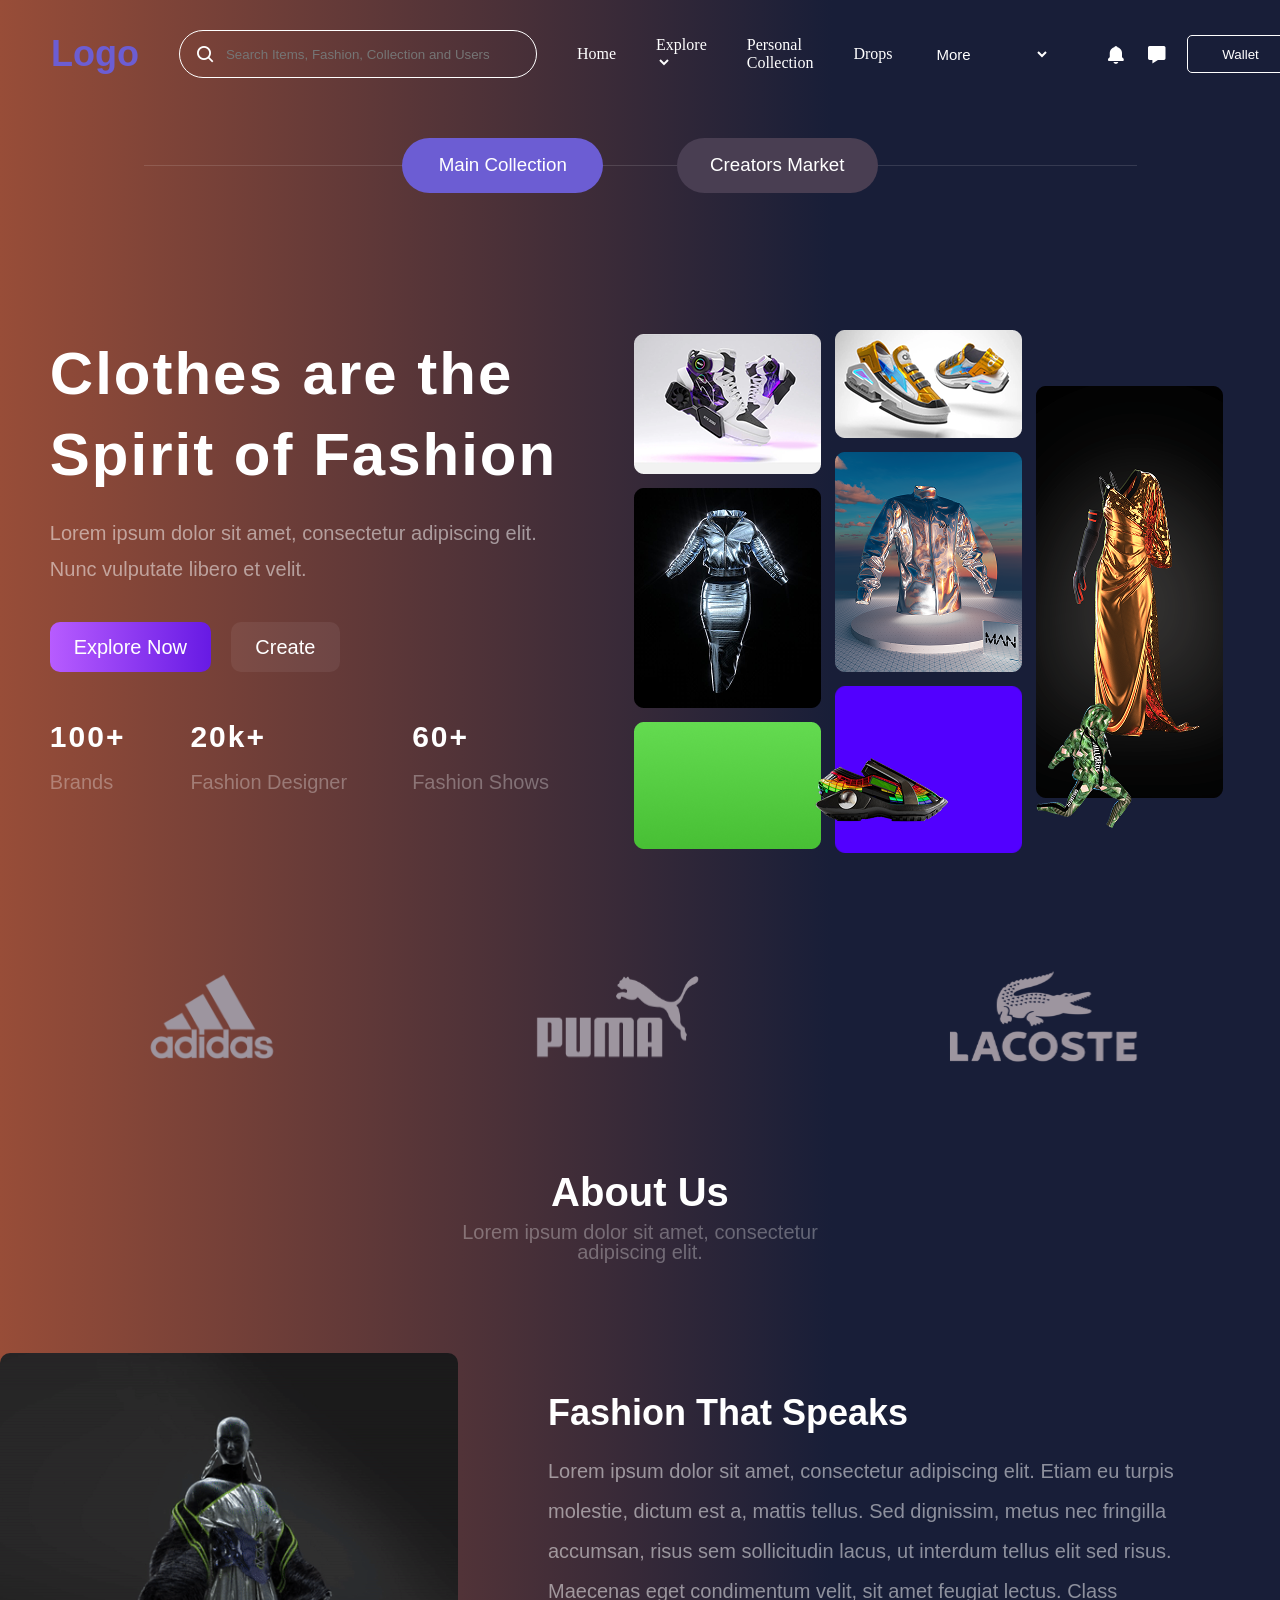
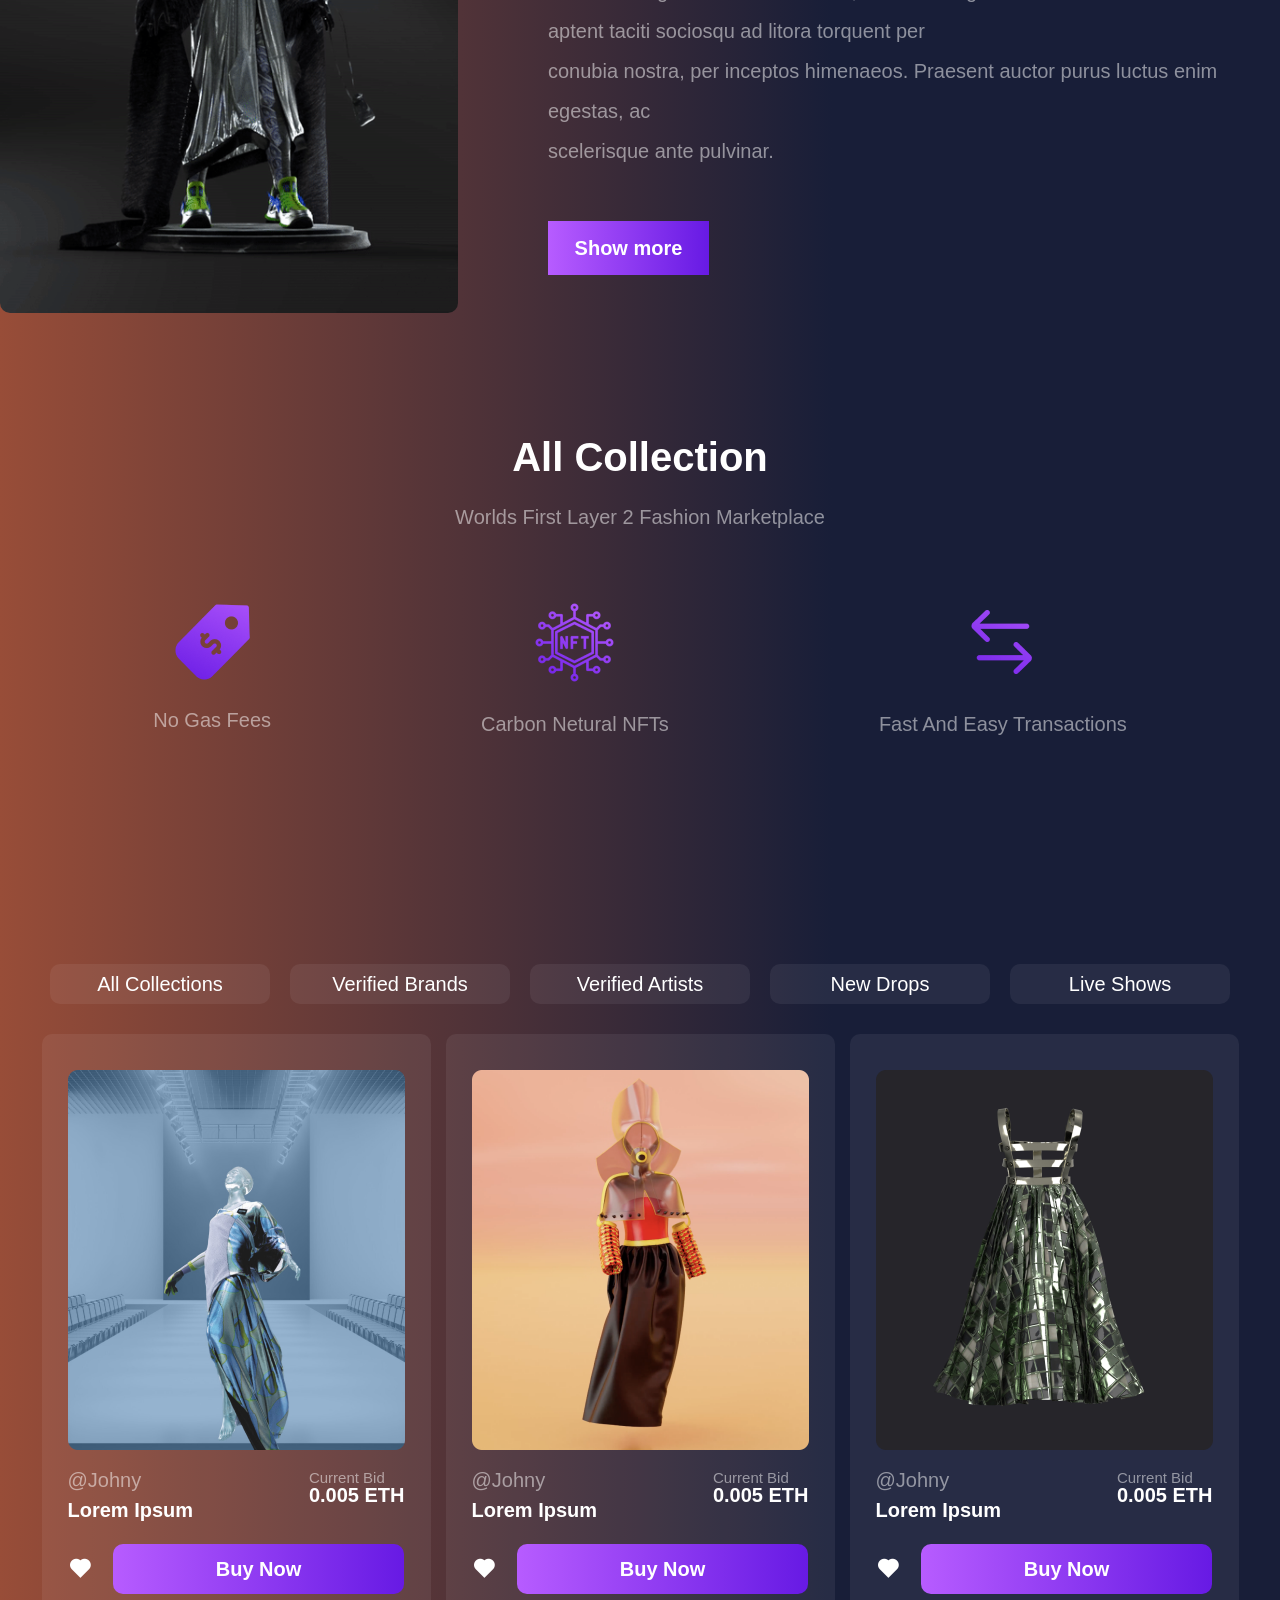
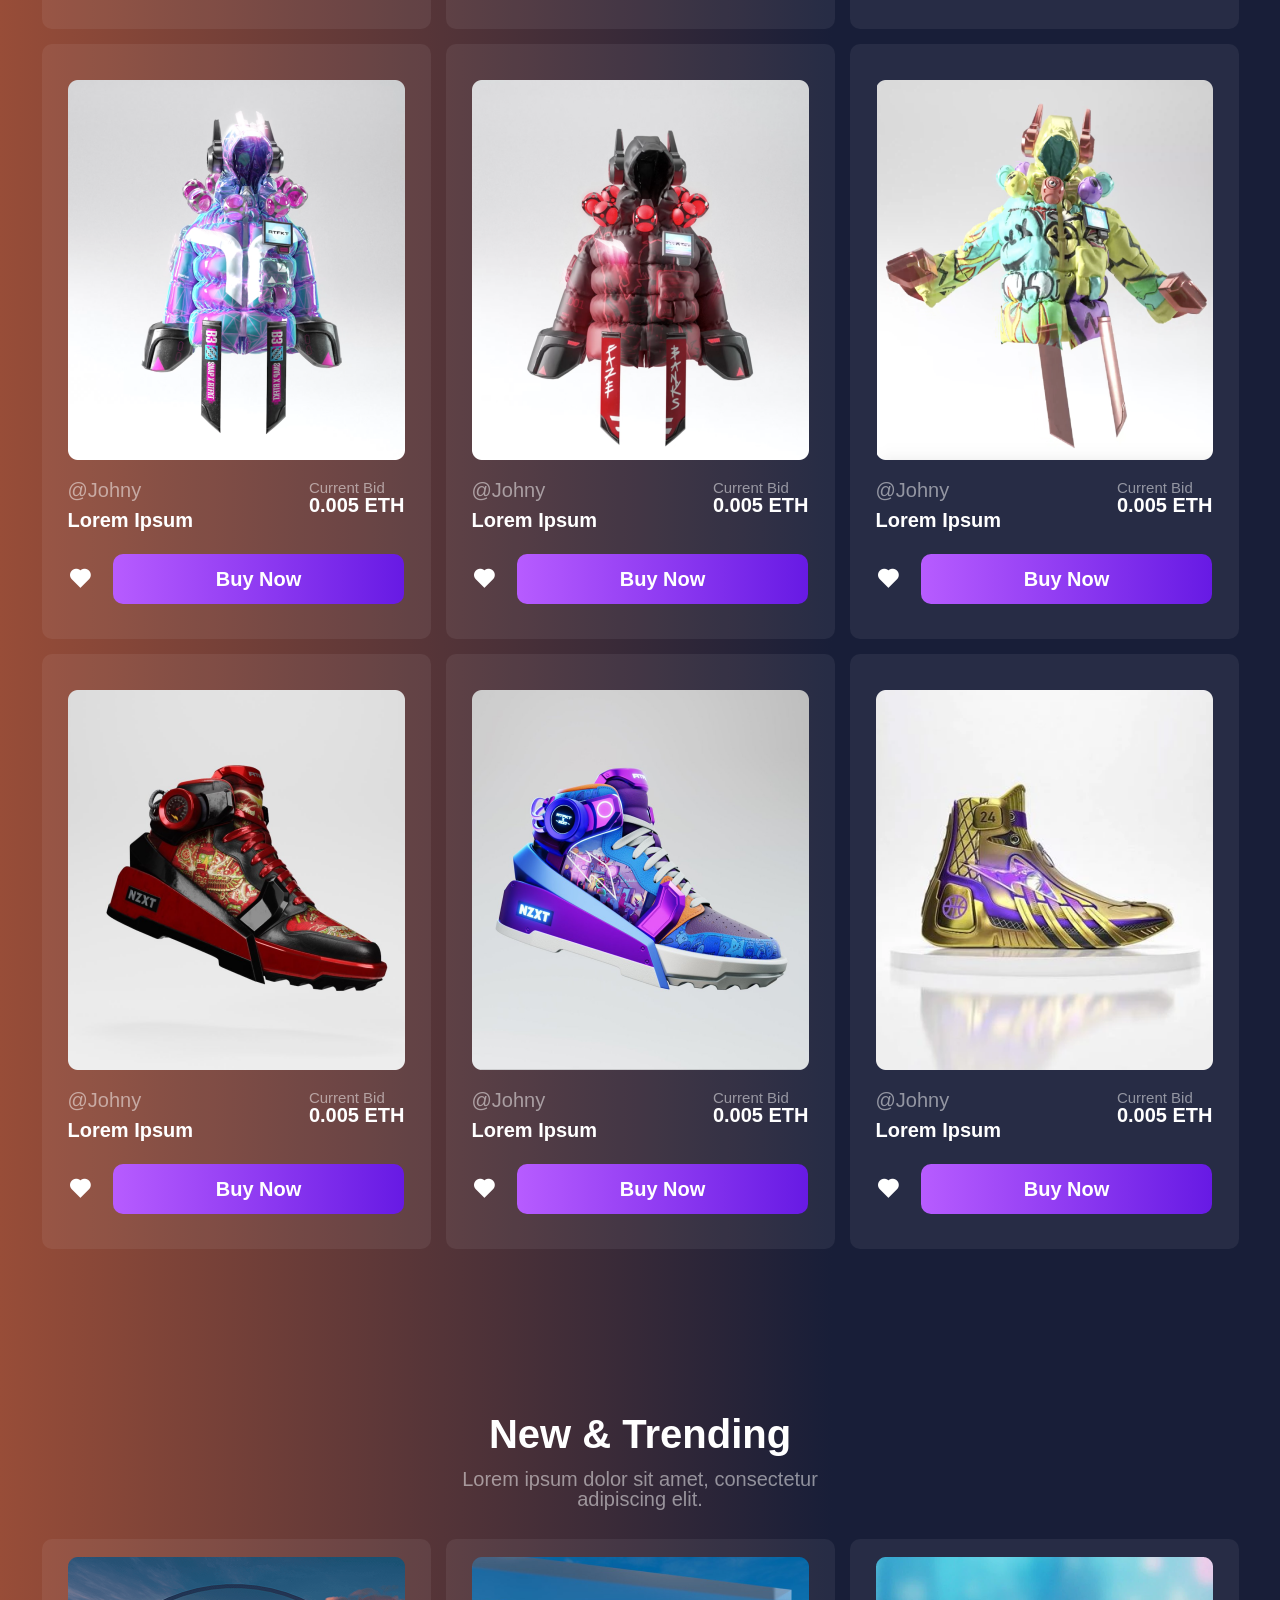
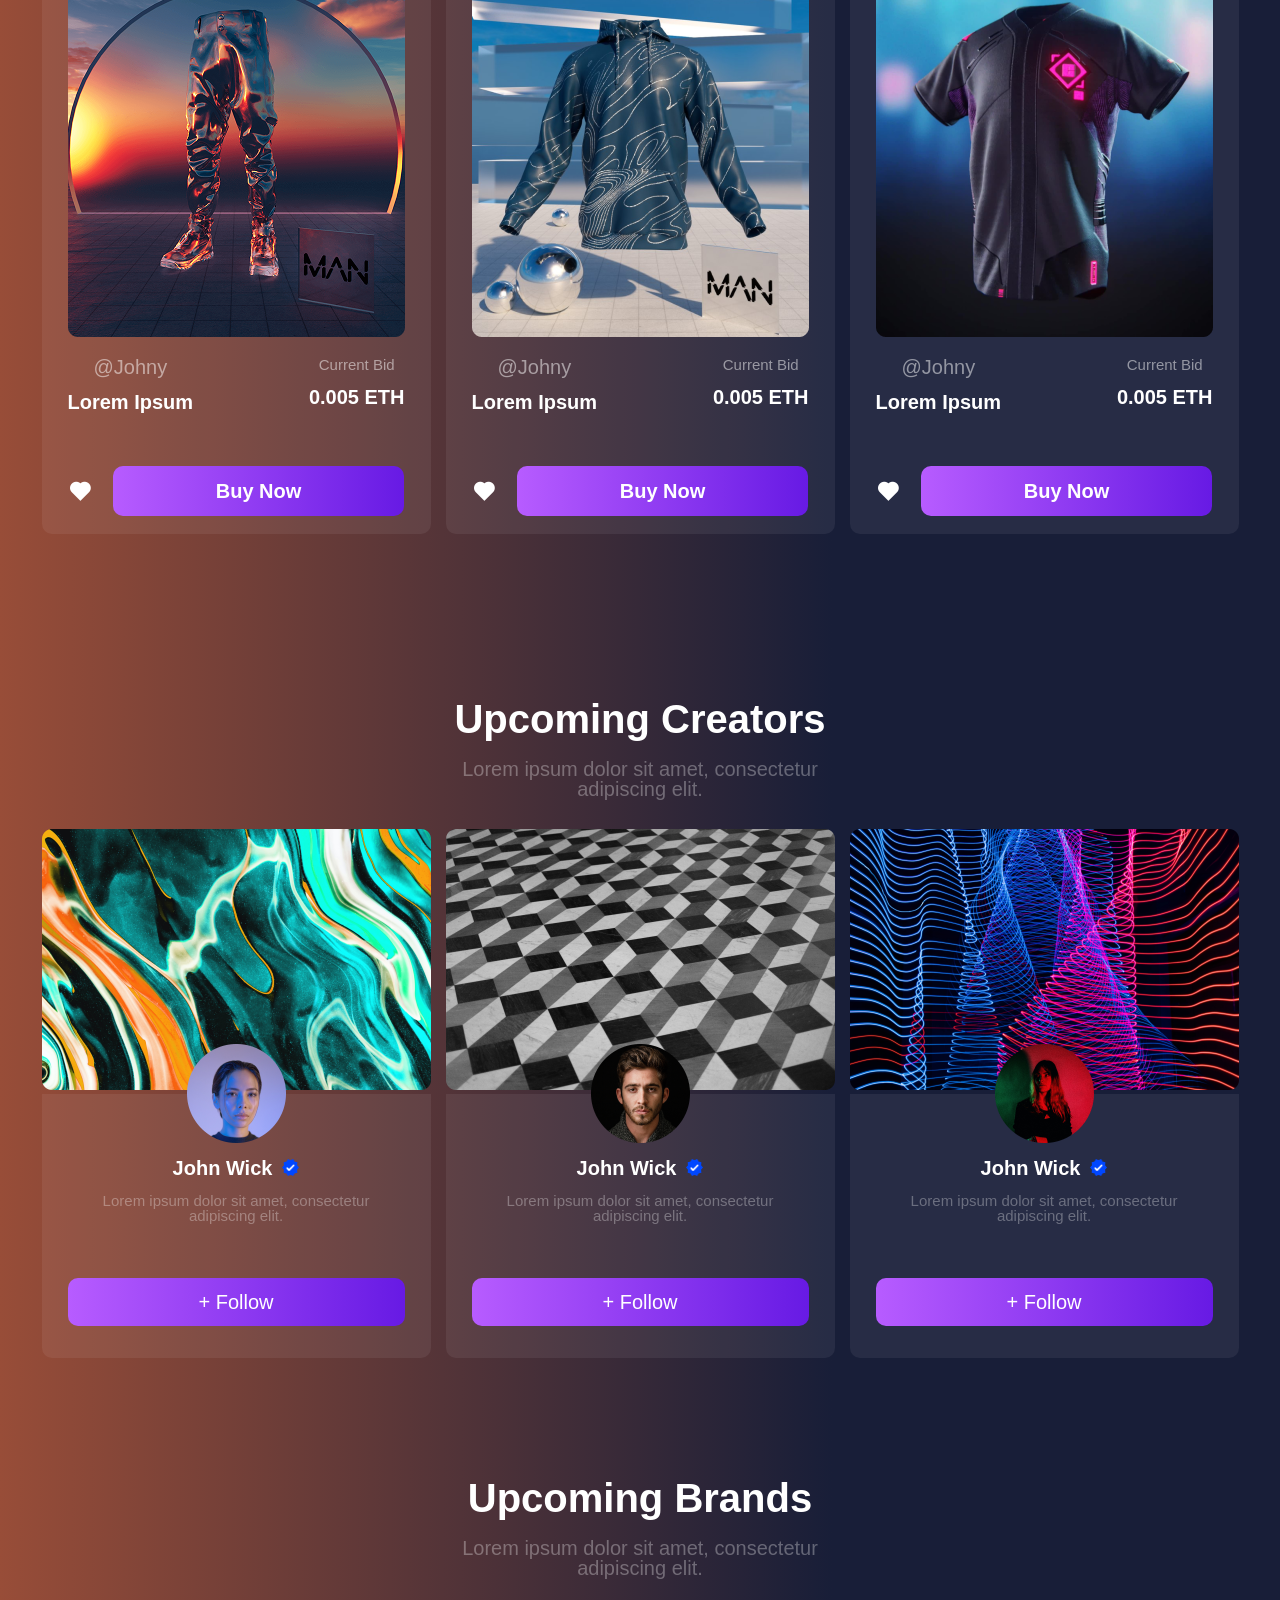
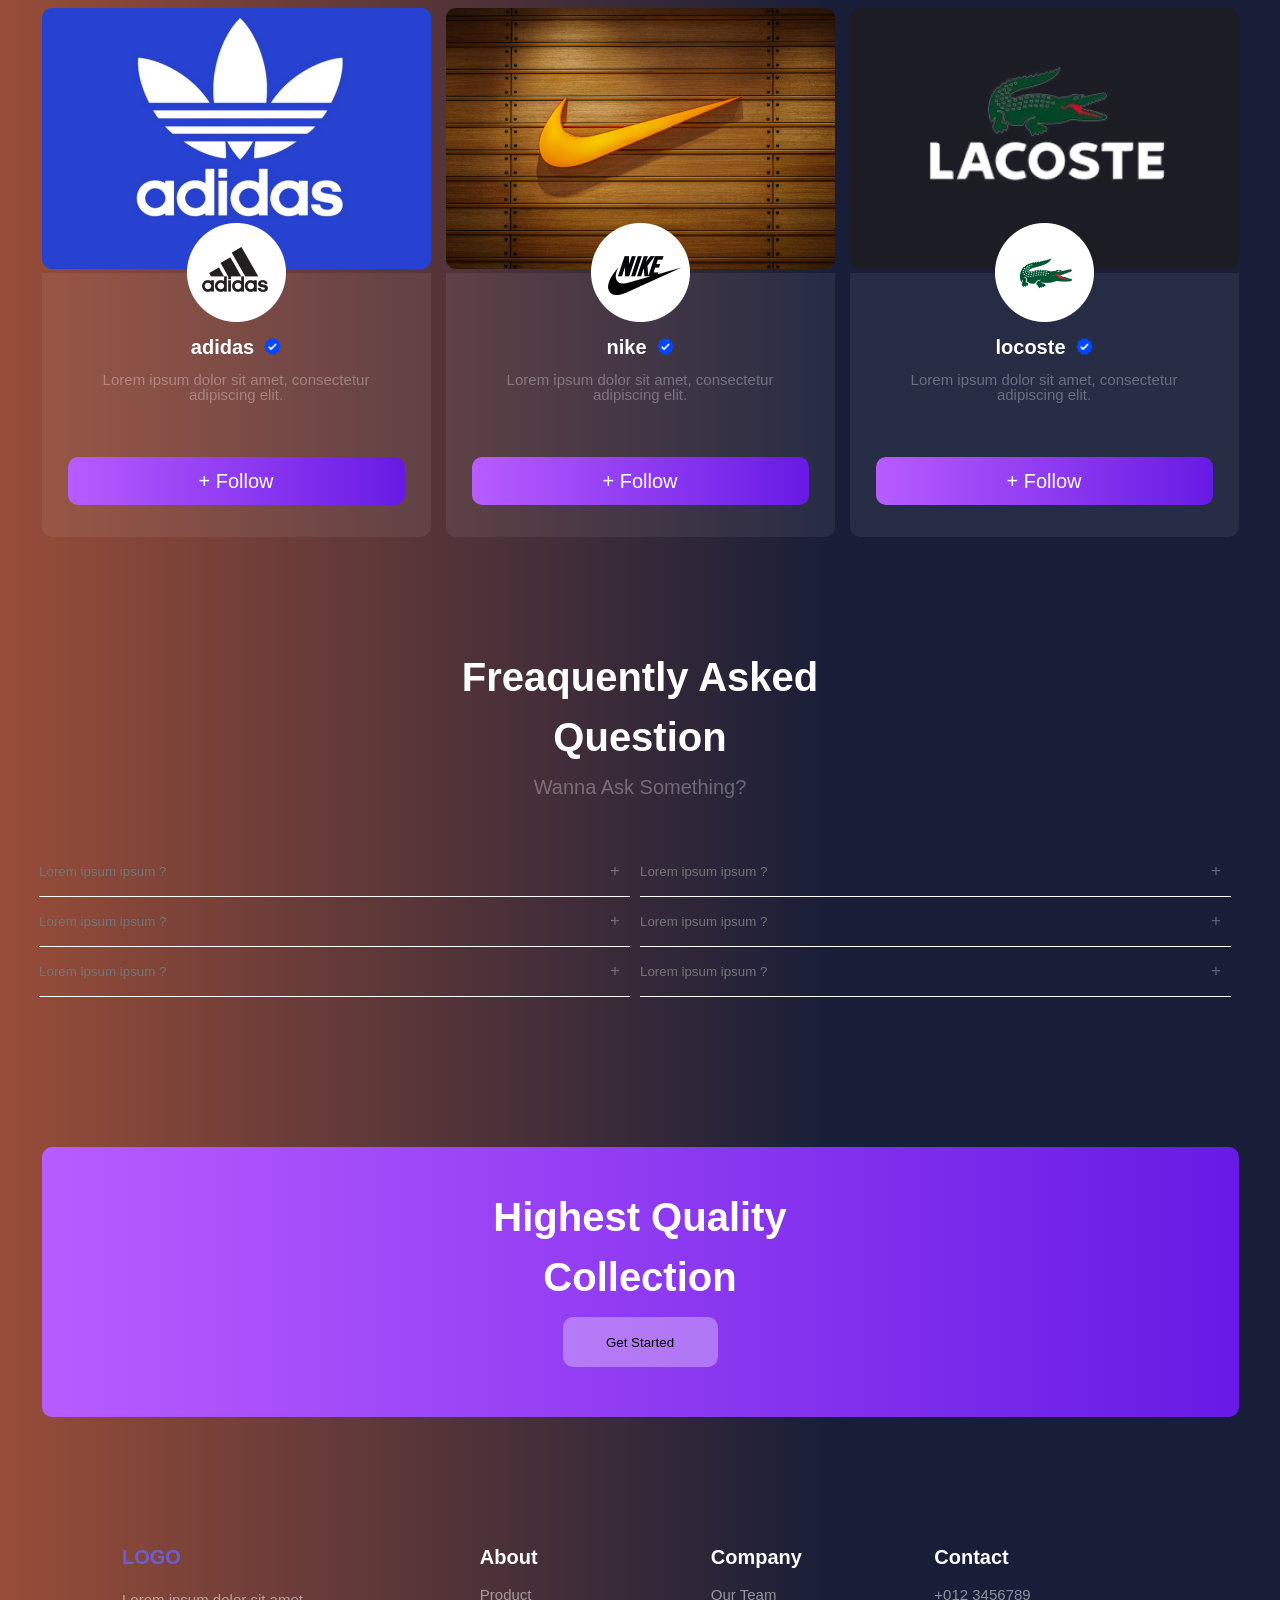
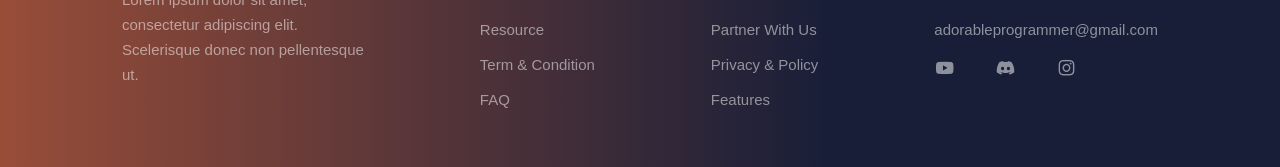
<file: index.html>
<!DOCTYPE html>
<html lang="en">
<head>
	<meta charset="UTF-8">
	<meta name="viewport" content="width=device-width, initial-scale=1.0">
	<title>Document</title>
	<link rel="stylesheet" href="./scss/index.css">
	<link href='https://unpkg.com/boxicons@2.1.4/css/boxicons.min.css' rel='stylesheet'>
</head>
<body>
	<nav>
		<h1>Logo</h1>

		<div class="input_nav">
			<i class='bx bx-search' style='color:#ffffff'  ></i>
			<input type="text" placeholder="Search Items, Fashion, Collection and Users">
		</div>

		<div class="links">
			<a href="index.html"><p>Home</p></a>
			<a href="explore-page.html"><p>Explore <i class='bx bxs-chevron-down' style='color:#ffffff'  ></i></p></a>
			<p>Personal Collection</p>
			<a href="drops.html"><p>Drops</p></a>
			<select name="menu" id="menu" onchange="navigateToPage(this)">
				<option value="">More</option>
				<option value="stats.html">Stats</option>
				<option value="shows1.html">Shows</option>
				<option value="AbousUs.html">About Us</option>
				<option value="community.html">Community</option>
				<option value="CreatorStudio.html">Creator Studio</option>
				<option value="edit-profile.html">Edit Profile</option>
				<option value="settings.html">Settings</option>
		</select>
		
		
		</div>

		<div class="icons">
			<i class='bx bxs-bell' style='color:#ffffff'  ></i>
			<i class='bx bxs-message' style='color:#ffffff'  ></i>
			<button>Wallet</button>
			<select name="" id=""></select>
			<img src="./img/Ellipse 258.png" alt="">
			

		</div>

	</nav>

	<div class="head">
		<div class="line"></div>
		<a href="index.html"><button class="active">Main Collection</button></a>
		<a href="creators-market.html"><button class="inactive">Creators Market</button></a>
	</div>

	<div class="main">
		<div class="text">
			<h1>Clothes are the <br>
				Spirit of Fashion</h1>
			<p>Lorem ipsum dolor sit amet, consectetur adipiscing elit. <br> Nunc vulputate libero et velit.</p>
			<div class="buttons">
				<button>Explore Now</button>
				<button>Create</button>
			</div>
			<div class="brands">
				<div>
					<h1>100+</h1>
					<p>Brands</p>
				</div>
				<div>
					<h1>20k+</h1>
					<p>Fashion Designer</p>
				</div>
				<div>
					<h1>60+</h1>
					<p>Fashion Shows</p>
				</div>
			</div>
		</div>
		<div class="img">
			<div>
				<img class="image1" src="./img/1.png" alt="">
				<img class="image2" src="./img/2.png" alt="">
				<div>
					<img class="image3" src="./img/3.1.png" alt="">
					<img class="image4" src="./img/3.png" alt="">
				</div>
			</div>
			<div>
				<img class="image5" src="./img/4.png" alt="">
				<img class="image6" src="./img/5.png" alt="">
				<div>
					<img class="image7" src="./img/6.1.png" alt="">
					<img class="image8" src="./img/6.png" alt="">
				</div>
			</div>
			<div>
				<img class="image9" src="./img/7.png" alt="">
			</div>
		</div>
	</div>

	<div class="logos">
		<img src="./img/adidas.svg" alt="">
		<img src="./img/puma.svg" alt="">
		<img src="./img/lacosti.svg" alt="">
	</div>

	<div class="aboutus">
		<h1>About Us</h1>
		<p>Lorem ipsum dolor sit amet, consectetur <br> adipiscing elit.</p>
	</div>
	
	<section class="section-2">
		<div>
			<img src="./img/section2.svg" alt="">
		</div>
		<div>
			<h1>Fashion That Speaks</h1>
			<p>Lorem ipsum dolor sit amet, consectetur adipiscing elit. Etiam eu turpis <br> molestie, dictum est a, mattis tellus. Sed dignissim, metus nec fringilla <br> accumsan, risus sem sollicitudin lacus, ut interdum tellus elit sed risus. <br> Maecenas eget condimentum velit, sit amet feugiat lectus. Class <br> aptent taciti sociosqu ad litora torquent per <br> conubia nostra, per inceptos himenaeos. Praesent auctor purus luctus enim egestas, ac <br> scelerisque ante pulvinar. </p>
			<button>Show more</button>
		</div>
	</section>

	
	<div class="collection">
		<h1>All Collection</h1>
		<p>Worlds First Layer 2 Fashion Marketplace</p>
		<div class="cards">
			<div>
				<img src="./img/collection1.png" alt="">
				<p>No Gas Fees</p>
			</div>
			<div>
				<img src="./img/collection2.png" alt="">
				<p>Carbon Netural NFTs</p>
			</div>
			<div>
				<img src="./img/collection3.png" alt="">
				<p>Fast And Easy Transactions</p>
			</div>
		</div>
	</div>

	<section class="section-3">
		<div class="buttons">
			<button>All Collections</button>
			<button>Verified Brands</button>
			<button>Verified Artists</button>
			<button>New Drops</button>
			<button>Live Shows</button>
		</div>
		<div class="cards">
			<div class="card">
				<img src="./img/card1.png" alt="">
				<div class="text-slide">
					<div class="left">
						<h1>@Johny</h1>
						<p>Lorem Ipsum</p>
					</div>
					<div class="right">
						<h1>Current Bid</h1>
						<p>0.005 ETH</p>
					</div>
				</div>
				<div class="btn">
					<i class='bx bxs-heart'></i>
					<button>Buy Now</button>
				</div>
			</div>
			<div class="card">
				<img src="./img/card2.png" alt="">
				<div class="text-slide">
					<div class="left">
						<h1>@Johny</h1>
						<p>Lorem Ipsum</p>
					</div>
					<div class="right">
						<h1>Current Bid</h1>
						<p>0.005 ETH</p>
					</div>
				</div>
				<div class="btn">
					<i class='bx bxs-heart'></i>
					<button>Buy Now</button>
				</div>
			</div>
			<div class="card">
				<img src="./img/card3.png" alt="">
				<div class="text-slide">
					<div class="left">
						<h1>@Johny</h1>
						<p>Lorem Ipsum</p>
					</div>
					<div class="right">
						<h1>Current Bid</h1>
						<p>0.005 ETH</p>
					</div>
				</div>
				<div class="btn">
					<i class='bx bxs-heart'></i>
					<button>Buy Now</button>
				</div>
			</div>
		</div>
		<div class="cards">
			<div class="card">
				<img src="./img/card4.png" alt="">
				<div class="text-slide">
					<div class="left">
						<h1>@Johny</h1>
						<p>Lorem Ipsum</p>
					</div>
					<div class="right">
						<h1>Current Bid</h1>
						<p>0.005 ETH</p>
					</div>
				</div>
				<div class="btn">
					<i class='bx bxs-heart'></i>
					<button>Buy Now</button>
				</div>
			</div>
			<div class="card">
				<img src="./img/card5.png" alt="">
				<div class="text-slide">
					<div class="left">
						<h1>@Johny</h1>
						<p>Lorem Ipsum</p>
					</div>
					<div class="right">
						<h1>Current Bid</h1>
						<p>0.005 ETH</p>
					</div>
				</div>
				<div class="btn">
					<i class='bx bxs-heart'></i>
					<button>Buy Now</button>
				</div>
			</div>
			<div class="card">
				<img src="./img/card6.png" alt="">
				<div class="text-slide">
					<div class="left">
						<h1>@Johny</h1>
						<p>Lorem Ipsum</p>
					</div>
					<div class="right">
						<h1>Current Bid</h1>
						<p>0.005 ETH</p>
					</div>
				</div>
				<div class="btn">
					<i class='bx bxs-heart'></i>
					<button>Buy Now</button>
				</div>
			</div>
		</div>
		<div class="cards">
			<div class="card">
				<img src="./img/card7.png" alt="">
				<div class="text-slide">
					<div class="left">
						<h1>@Johny</h1>
						<p>Lorem Ipsum</p>
					</div>
					<div class="right">
						<h1>Current Bid</h1>
						<p>0.005 ETH</p>
					</div>
				</div>
				<div class="btn">
					<i class='bx bxs-heart'></i>
					<button>Buy Now</button>
				</div>
			</div>
			<div class="card">
				<img src="./img/card8.png" alt="">
				<div class="text-slide">
					<div class="left">
						<h1>@Johny</h1>
						<p>Lorem Ipsum</p>
					</div>
					<div class="right">
						<h1>Current Bid</h1>
						<p>0.005 ETH</p>
					</div>
				</div>
				<div class="btn">
					<i class='bx bxs-heart'></i>
					<button>Buy Now</button>
				</div>
			</div>
			<div class="card">
				<img src="./img/card9.png" alt="">
				<div class="text-slide">
					<div class="left">
						<h1>@Johny</h1>
						<p>Lorem Ipsum</p>
					</div>
					<div class="right">
						<h1>Current Bid</h1>
						<p>0.005 ETH</p>
					</div>
				</div>
				<div class="btn">
					<i class='bx bxs-heart'></i>
					<button>Buy Now</button>
				</div>
			</div>
		</div>
	</section>


	<section class="section-4">
		<h1>New & Trending</h1>
		<p>Lorem ipsum dolor sit amet, consectetur <br> adipiscing elit.</p>
		<div class="cards">
			<div class="card">
				<img src="./img/section4.1.png" alt="">
				<div class="text-slide">
					<div class="left">
						<h1>@Johny</h1>
						<p>Lorem Ipsum</p>
					</div>
					<div class="right">
						<h1>Current Bid</h1>
						<p>0.005 ETH</p>
					</div>
				</div>
				<div class="btn">
					<i class='bx bxs-heart'></i>
					<button>Buy Now</button>
				</div>
			</div>
			<div class="card">
				<img src="./img/section4.2.png" alt="">
				<div class="text-slide">
					<div class="left">
						<h1>@Johny</h1>
						<p>Lorem Ipsum</p>
					</div>
					<div class="right">
						<h1>Current Bid</h1>
						<p>0.005 ETH</p>
					</div>
				</div>
				<div class="btn">
					<i class='bx bxs-heart'></i>
					<button>Buy Now</button>
				</div>
			</div>
			<div class="card">
				<img src="./img/section4.3.png" alt="">
				<div class="text-slide">
					<div class="left">
						<h1>@Johny</h1>
						<p>Lorem Ipsum</p>
					</div>
					<div class="right">
						<h1>Current Bid</h1>
						<p>0.005 ETH</p>
					</div>
				</div>
				<div class="btn">
					<i class='bx bxs-heart'></i>
					<button>Buy Now</button>
				</div>
			</div>
		</div>

		</div>
	</section>

	<section class="section-5">
		<h1>Upcoming Creators</h1>
		<p>Lorem ipsum dolor sit amet, consectetur <br> adipiscing elit.</p>

		<div class="cards">
			<div class="card1">
				<img src="./img/section5.1.png" alt="">
				<div class="text">
					<img src="./img/section5.1.1.png" alt="">
					<div class="name">
						<h1>John Wick</h1><img src="./img/galka.png" alt="">
					</div>
					<p>Lorem ipsum dolor sit amet, consectetur <br> adipiscing elit.</p>
					<button>+ Follow</button>
				</div>
			</div>

			<div class="card2">
				<img src="./img/section5.2.png" alt="">
				<div class="text">
					<img src="./img/section5.2.1.png" alt="">
					<div class="name">
						<h1>John Wick</h1><img src="./img/galka.png" alt="">
					</div>
					<p>Lorem ipsum dolor sit amet, consectetur <br> adipiscing elit.</p>
					<button>+ Follow</button>
				</div>
			</div>

			<div class="card3">
				<img src="./img/section5.3.png" alt="">
				<div class="text">
					<img src="./img/section5.3.1.png" alt="">
					<div class="name">
						<h1>John Wick</h1><img src="./img/galka.png" alt="">
					</div>
					<p>Lorem ipsum dolor sit amet, consectetur <br> adipiscing elit.</p>
					<button>+ Follow</button>
				</div>
			</div>
		</div>
	</section>

	<section class="section-6">
		<h1>Upcoming Brands</h1>
		<p>Lorem ipsum dolor sit amet, consectetur <br> adipiscing elit.</p>

		<div class="cards">
			<div class="card1">
				<img src="./img/section6.1.png" alt="">
				<div class="text">
					<img src="./img/section6.1.1.png" alt="">
					<div class="name">
						<h1>adidas</h1><img src="./img/galka.png" alt="">
					</div>
					<p>Lorem ipsum dolor sit amet, consectetur <br> adipiscing elit.</p>
					<button>+ Follow</button>
				</div>
			</div>

			<div class="card2">
				<img src="./img/section6.2.png" alt="">
				<div class="text">
					<img src="./img/section6.2.1.png" alt="">
					<div class="name">
						<h1>nike</h1><img src="./img/galka.png" alt="">
					</div>
					<p>Lorem ipsum dolor sit amet, consectetur <br> adipiscing elit.</p>
					<button>+ Follow</button>
				</div>
			</div>

			<div class="card3">
				<img src="./img/section6.3.png" alt="">
				<div class="text">
					<img src="./img/section6.3.1.png" alt="">
					<div class="name">
						<h1>locoste</h1><img src="./img/galka.png" alt="">
					</div>
					<p>Lorem ipsum dolor sit amet, consectetur <br> adipiscing elit.</p>
					<button>+ Follow</button>
				</div>
			</div>
		</div>
	</section>


	<section class="section-7">
		<h1>Freaquently Asked</h1>
		<h1>Question</h1>
		<p>Wanna Ask Something?</p>

		<div class="cards">
			<div class="card">
				<div class="input"><input type="text" placeholder="Lorem ipsum ipsum ?"><span>+</span></div>
				<div class="input"><input type="text" placeholder="Lorem ipsum ipsum ?"><span>+</span></div>
				<div class="input"><input type="text" placeholder="Lorem ipsum ipsum ?"><span>+</span></div>
			</div>
			<div class="card">
				<div class="input"><input type="text" placeholder="Lorem ipsum ipsum ?"><span>+</span></div>
				<div class="input"><input type="text" placeholder="Lorem ipsum ipsum ?"><span>+</span></div>
				<div class="input"><input type="text" placeholder="Lorem ipsum ipsum ?"><span>+</span></div>
			</div>
		</div>
	</section>

	<section class="section-8">
		<h1>Highest Quality</h1>
		<h1>Collection</h1>
		<button>Get Started</button>
	</section>


	<footer>
		<div class="logo">
			<h1>LOGO</h1>
			<p>Lorem ipsum dolor sit amet, <br> consectetur adipiscing elit. <br> Scelerisque donec non pellentesque <br> ut.</p>
		</div>
		<div class="about">
			<h1>About</h1>
			<p>Product</p>
			<p>Resource</p>
			<p>Term & Condition</p>
			<p>FAQ</p>
		</div>
		<div class="company">
			<h1>Company</h1>
			<p>Our Team</p>
			<p>Partner With Us</p>
			<p>Privacy & Policy</p>
			<p>Features</p>
		</div>
		<div class="contact">
			<h1>Contact</h1>
			<p>+012 3456789</p>
			<p>adorableprogrammer@gmail.com</p>
			<span>
				<i class='bx bxl-youtube' ></i>
				<i class='bx bxl-discord-alt'  ></i>
				<i class='bx bxl-instagram' ></i>
			</span>
		</div>
	</footer>
	

	<script src="./js/script.js"></script>
</body>
</html>
</file>
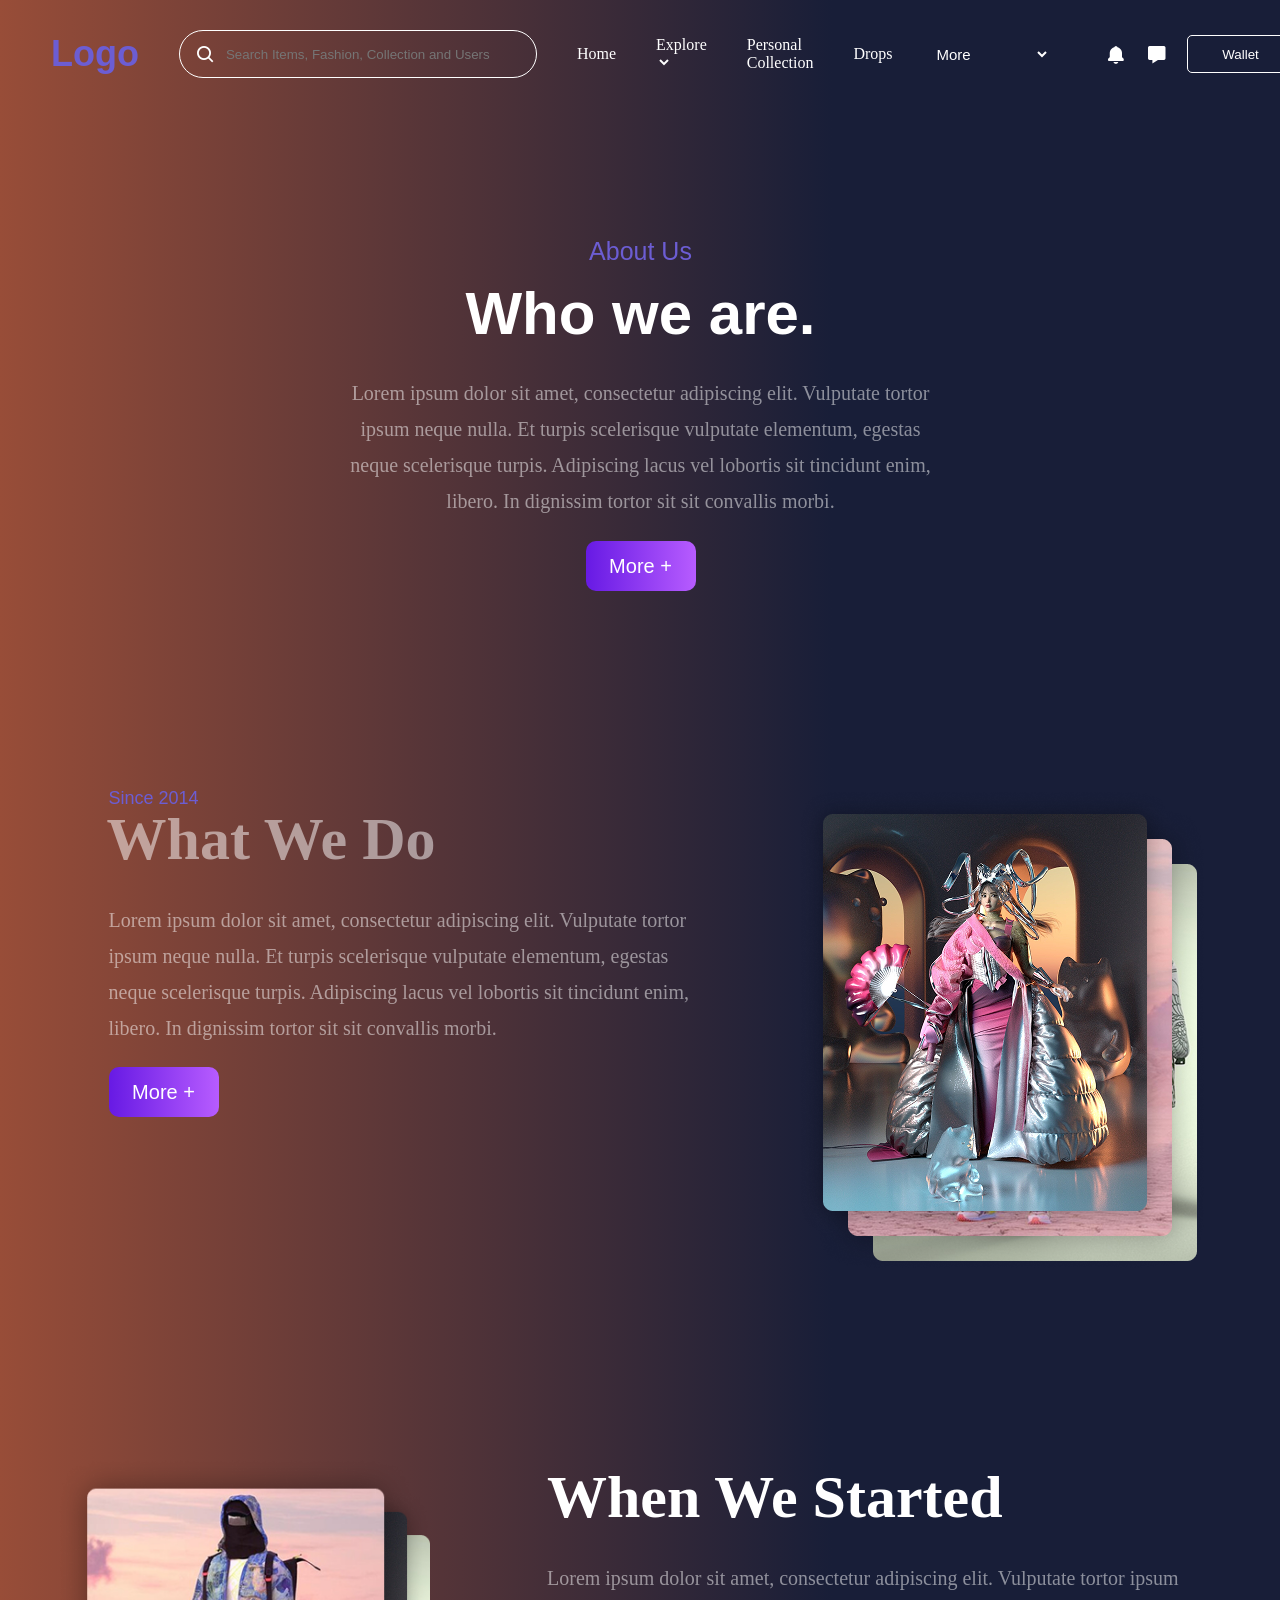
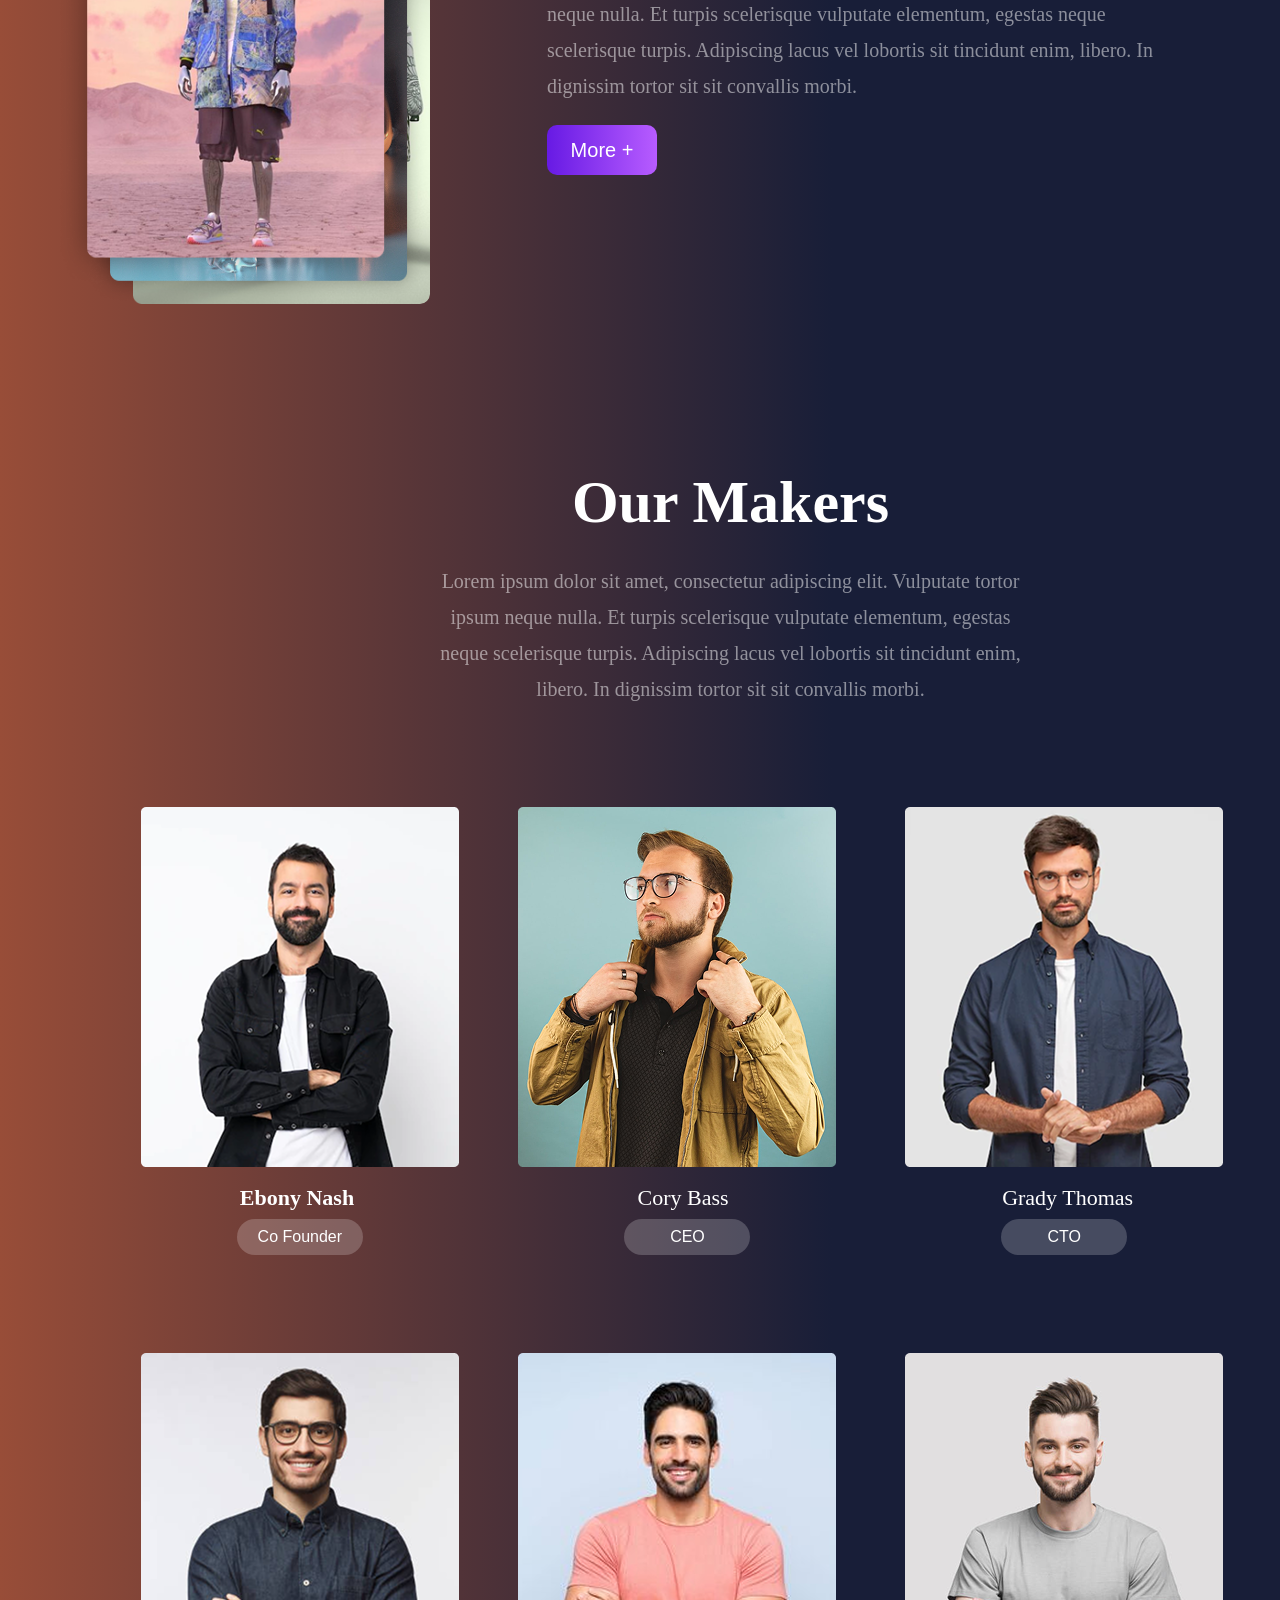
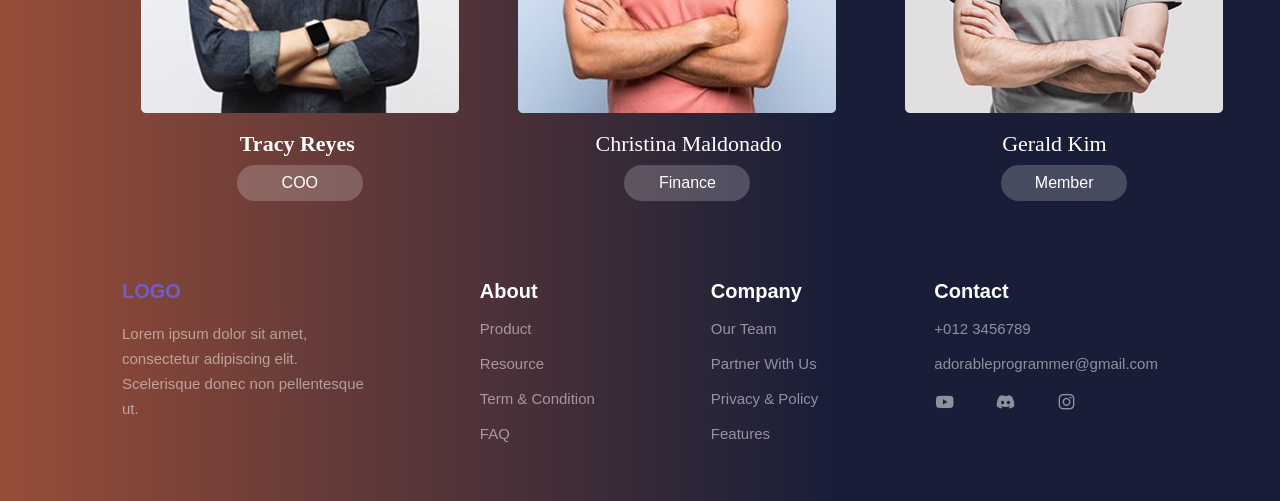
<file: AbousUs.html>
<!DOCTYPE html>
<html lang="en">
<head>
	<meta charset="UTF-8">
	<meta name="viewport" content="width=device-width, initial-scale=1.0">
	<title>Document</title>
	<link rel="stylesheet" href="./scss/AbousUs.css">
	<link href='https://unpkg.com/boxicons@2.1.4/css/boxicons.min.css' rel='stylesheet'>
</head>
<body>
	<nav>
		<h1>Logo</h1>

		<div class="input_nav">
			<i class='bx bx-search' style='color:#ffffff'  ></i>
			<input type="text" placeholder="Search Items, Fashion, Collection and Users">
		</div>

		<div class="links">
			<a href="index.html"><p>Home</p></a>
			<a href="explore-page.html"><p>Explore <i class='bx bxs-chevron-down' style='color:#ffffff'  ></i></p></a>
			<p>Personal Collection</p>
			<a href="drops.html"><p>Drops</p></a>
			<select name="menu" id="menu" onchange="navigateToPage(this)">
				<option value="">More</option>
				<option value="stats.html">Stats</option>
				<option value="shows1.html">Shows</option>
				<option value="AbousUs.html">About Us</option>
				<option value="community.html">Community</option>
				<option value="CreatorStudio.html">Creator Studio</option>
				<option value="edit-profile.html">Edit Profile</option>
				<option value="settings.html">Settings</option>
		</select>
		
		
		</div>

		<div class="icons">
			<i class='bx bxs-bell' style='color:#ffffff'  ></i>
			<i class='bx bxs-message' style='color:#ffffff'  ></i>
			<button>Wallet</button>
			<select name="" id=""></select>
			<img src="./img/Ellipse 258.png" alt="">
			

		</div>

	</nav>



      
      <div class="secion1">
        
        <div class="box1">
          <h4>About Us</h4>
          <div class="text1">
            <h1>Who we are.</h1>
            <p>Lorem ipsum dolor sit amet, consectetur adipiscing elit. Vulputate tortor <br> ipsum neque nulla. Et turpis scelerisque vulputate elementum, egestas <br> neque scelerisque turpis. Adipiscing lacus vel lobortis sit tincidunt enim, <br> libero. In dignissim tortor sit sit convallis morbi.</p>
            <button>More +</button>
          </div>
        </div>  
        
        <div class="box2">
          <div class="text2">
            <h4>Since 2014</h4>
            <h1>What We Do</h1>
            <p>Lorem ipsum dolor sit amet, consectetur adipiscing elit. Vulputate tortor <br> ipsum neque nulla. Et turpis scelerisque vulputate elementum, egestas <br> neque scelerisque turpis. Adipiscing lacus vel lobortis sit tincidunt enim, <br> libero. In dignissim tortor sit sit convallis morbi.</p>
            <button>More +</button>
          </div>
          <div class="img1">
            <img src="./img/Group 48095475.png" alt="">
          </div>
        </div>
       
        <div class="box3">
          <div class="img2">
            <img src="./img/Group 48095475 (1).png" alt="">
          </div>
          <div class="text3">
            <h1>When We Started</h1>
            <p>Lorem ipsum dolor sit amet, consectetur adipiscing elit. Vulputate tortor ipsum <br> neque nulla. Et turpis scelerisque vulputate elementum, egestas neque <br> scelerisque turpis. Adipiscing lacus vel lobortis sit tincidunt enim, libero. In <br> dignissim tortor sit sit convallis morbi.</p>
            <button>More +</button>
          </div>
        </div> 
        
        <div class="box4">

          <div class="text4">
            <h1>Our Makers</h1>
            <p>Lorem ipsum dolor sit amet, consectetur adipiscing elit. Vulputate tortor <br> ipsum neque nulla. Et turpis scelerisque vulputate elementum, egestas <br> neque scelerisque turpis. Adipiscing lacus vel lobortis sit tincidunt enim, <br> libero. In dignissim tortor sit sit convallis morbi.</p>
          </div>

          <div class="img3">  
          
            <div class="img31">
              <img src="./img/Rectangle 1886.png" alt="">
              <h5>Ebony Nash</h5>
              <button>Co Founder</button>
              <br><br><br><br><br><br><br><br>
              <img src="./img/Rectangle 1886 (1).png" alt="">
              <h5>Tracy Reyes</h5>
              <button>COO</button>
            </div>

            <div class="img32">
              <img src="./img/Rectangle 1887.png" alt="">
              <h5 class="h11">Cory Bass</h5>
              <button>CEO</button>
              <br><br><br><br><br><br><br><br>
              <img src="./img/Rectangle 1887 (1).png" alt="">
              <h5>Christina Maldonado</h5>
              <button>Finance</button>
            </div>

            <div class="img33">
              <img src="./img/Group 48095508.png" alt="">
              <h5>Grady Thomas</h5>
              <button>CTO</button>
              <br><br><br><br><br><br><br><br>
              <img src="./img/Group 48095508 (1).png" alt="">
              <h5>Gerald Kim</h5>
              <button>Member</button>
            </div>
          </div>
        </div>
    </div> 

    


    <footer>
      <div class="logo">
        <h1>LOGO</h1>
        <p>Lorem ipsum dolor sit amet, <br> consectetur adipiscing elit. <br> Scelerisque donec non pellentesque <br> ut.</p>
      </div>
      <div class="about">
          <h1>About</h1>
          <p>Product</p>
          <p>Resource</p>
          <p>Term & Condition</p>
          <p>FAQ</p>
        </div>
        <div class="company">
          <h1>Company</h1>
          <p>Our Team</p>
          <p>Partner With Us</p>
          <p>Privacy & Policy</p>
          <p>Features</p>
        </div>
        <div class="contact">
          <h1>Contact</h1>
          <p>+012 3456789</p>
          <p>adorableprogrammer@gmail.com</p>
          <span>
            <i class='bx bxl-youtube' ></i>
            <i class='bx bxl-discord-alt'  ></i>
            <i class='bx bxl-instagram' ></i>
          </span>
        </div>
      </footer>
			<script src="./js/script.js"></script>
</body>
</html>
</file>
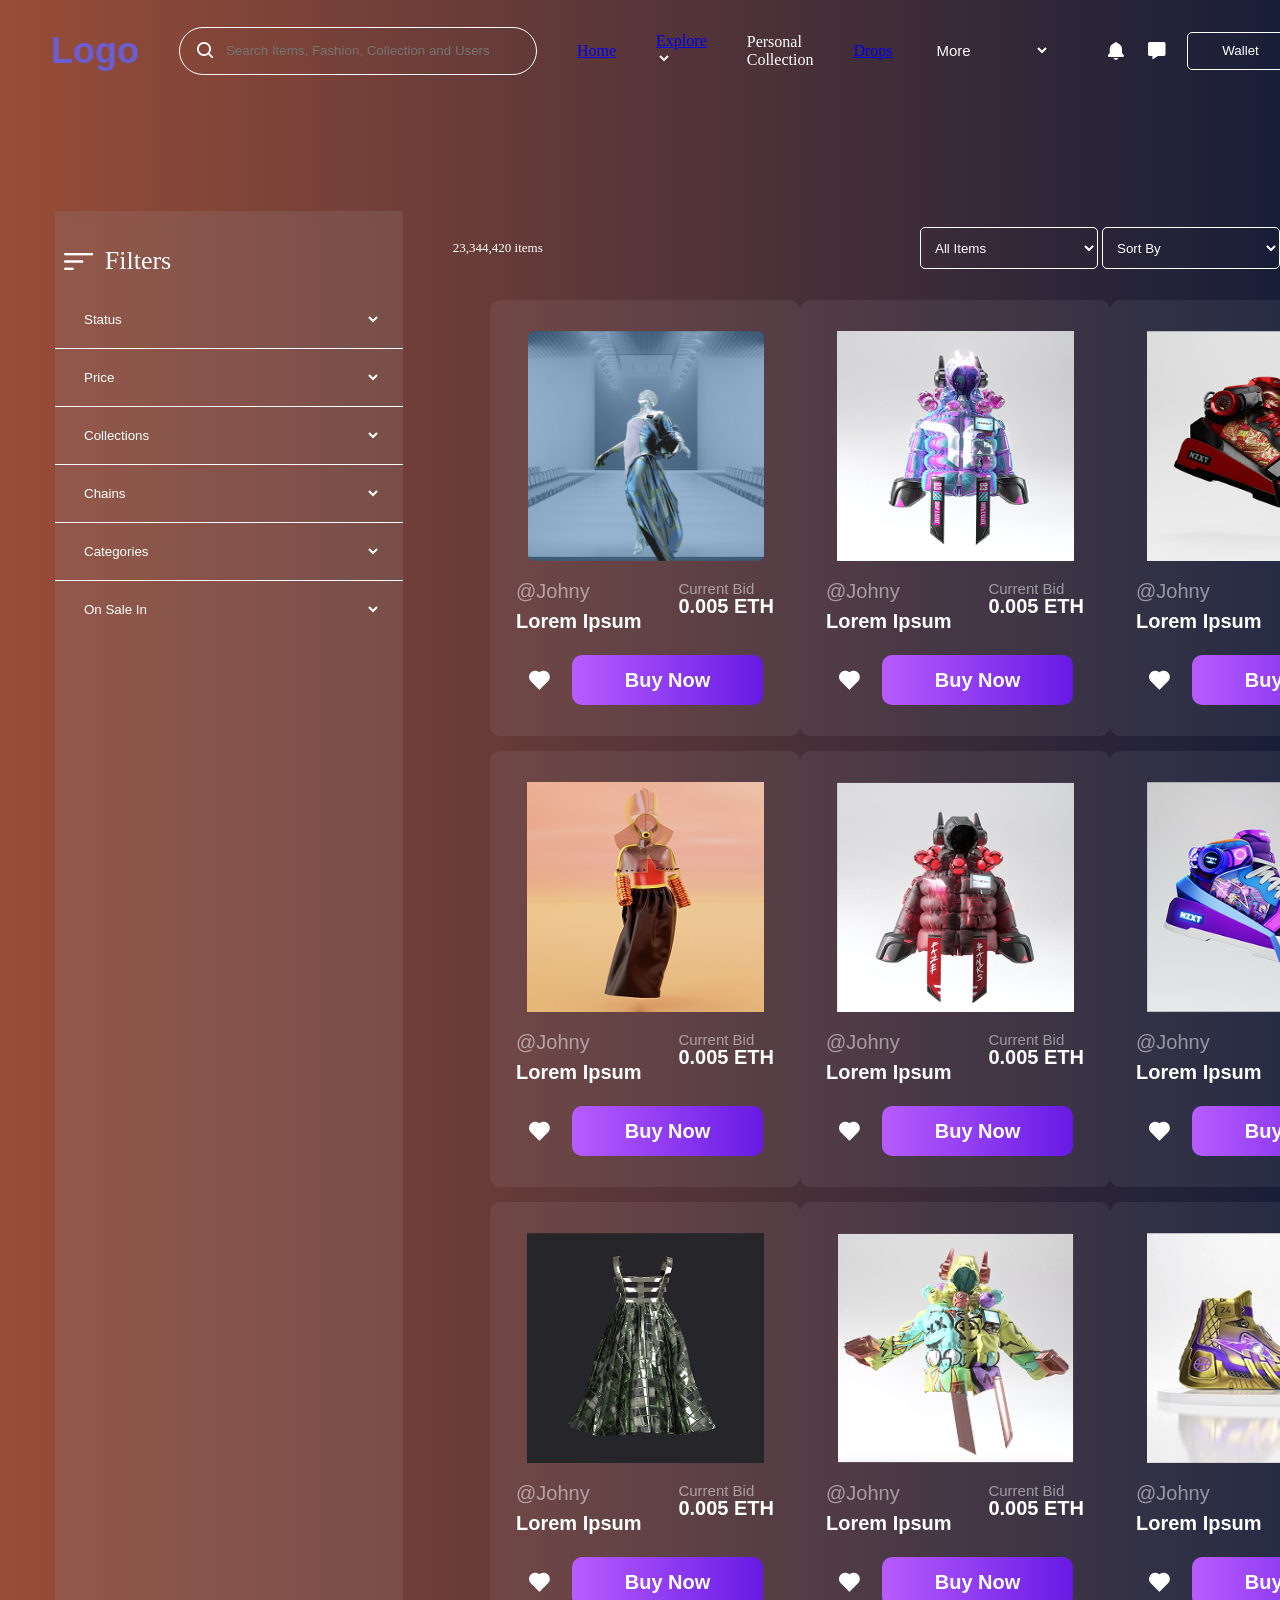
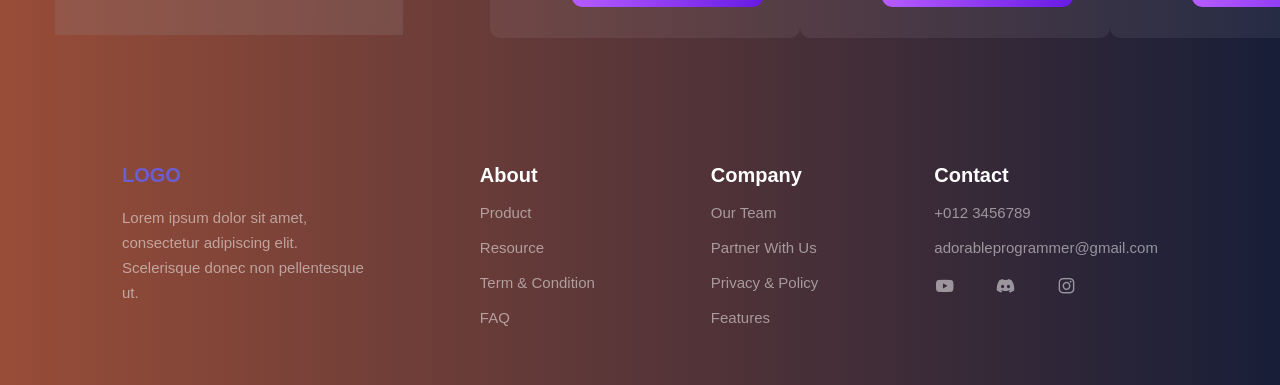
<file: AllNft.html>
<!DOCTYPE html>
<html lang="en">
<head>
	<meta charset="UTF-8">
	<meta name="viewport" content="width=device-width, initial-scale=1.0">
	<title>Document</title>
	<link rel="stylesheet" href="./scss/allnft.css">
	<link href='https://unpkg.com/boxicons@2.1.4/css/boxicons.min.css' rel='stylesheet'>
</head>
<body>
	<nav>
		<h1>Logo</h1>

		<div class="input_nav">
			<i class='bx bx-search' style='color:#ffffff'  ></i>
			<input type="text" placeholder="Search Items, Fashion, Collection and Users">
		</div>

		<div class="links">
			<a href="index.html"><p>Home</p></a>
			<a href="explore-page.html"><p>Explore <i class='bx bxs-chevron-down' style='color:#ffffff'  ></i></p></a>
			<p>Personal Collection</p>
			<a href="drops.html"><p>Drops</p></a>
			<select name="menu" id="menu" onchange="navigateToPage(this)">
				<option value="">More</option>
				<option value="stats.html">Stats</option>
				<option value="shows1.html">Shows</option>
				<option value="AbousUs.html">About Us</option>
				<option value="community.html">Community</option>
				<option value="CreatorStudio.html">Creator Studio</option>
				<option value="edit-profile.html">Edit Profile</option>
				<option value="settings.html">Settings</option>
		</select>
		
		
		</div>

		<div class="icons">
			<i class='bx bxs-bell' style='color:#ffffff'  ></i>
			<i class='bx bxs-message' style='color:#ffffff'  ></i>
			<button>Wallet</button>
			<select name="" id=""></select>
			<img src="./img/Ellipse 258.png" alt="">
			

		</div>

	</nav>

    
    <div class="otasi">
        <div class="aside">
        <div class="imm">
        <img src="img/Vector (1).png" alt=""><p>Filters</p>
        </div>
        <select name="Status" id="Status">
          <option value="">Status</option>
        </select>
        <span></span>
        <select name="Price" id="Price">
          <option value="">Price</option>
        </select>
        <span></span>
        <select name="Collections" id="Collections">
          <option value="">Collections</option>
        </select>
        <span></span>
        <select name="Chains" id="Chains">
          <option value="">Chains</option>
        </select>
        <span></span>
        <select name="Categories" id="Categories">
          <option value="">Categories</option>
        </select>
        <span></span>
        <select name="On Sale In" id="On Sale In">
          <option value="">On Sale In</option>
        </select>
        </div>

          <div class="buttans">
        <p>23,344,420 items</p>
        <div class="all">
          <select name="All Items" id="All Items">
            <option value="">All Items</option>
          </select>
          <select name="Sort By" id="Sort By">
            <option value="">Sort By</option>
          </select>
        </div>

        </div>
    </div>

 <div class="umumiy">
  <div class="cards">
    <div class="card">
      <img src="img/Rectangle 23 (1).png" alt="">
      <div class="text-slide">
        <div class="left">
          <h1>@Johny</h1>
          <p>Lorem Ipsum</p>
        </div>
        <div class="right">
          <h1>Current Bid</h1>
          <p>0.005 ETH</p>
        </div>
      </div>
      <div class="btn">
        <i class='bx bxs-heart'></i>
        <button>Buy Now</button>
      </div>
    </div>
    <div class="card">
      <img src="img/fakurian-design-LoLiXKJEvgE-unsplash 1.png" alt="">
      <div class="text-slide">
        <div class="left">
          <h1>@Johny</h1>
          <p>Lorem Ipsum</p>
        </div>
        <div class="right">
          <h1>Current Bid</h1>
          <p>0.005 ETH</p>
        </div>
      </div>
      <div class="btn">
        <i class='bx bxs-heart'></i>
        <button>Buy Now</button>
      </div>
    </div>
    <div class="card">
      <img src="img/fakurian-design-PGdW_bHDbpI-unsplash 1.png" alt="">
      <div class="text-slide">
        <div class="left">
          <h1>@Johny</h1>
          <p>Lorem Ipsum</p>
        </div>
        <div class="right">
          <h1>Current Bid</h1>
          <p>0.005 ETH</p>
        </div>
      </div>
      <div class="btn">
        <i class='bx bxs-heart'></i>
        <button>Buy Now</button>
      </div>
    </div>
  </div>
  <div class="cards">
    <div class="card">
      <img src="img/daniels-joffe--SmCKTIcH5E-unsplash 1.png" alt="">
      <div class="text-slide">
        <div class="left">
          <h1>@Johny</h1>
          <p>Lorem Ipsum</p>
        </div>
        <div class="right">
          <h1>Current Bid</h1>
          <p>0.005 ETH</p>
        </div>
      </div>
      <div class="btn">
        <i class='bx bxs-heart'></i>
        <button>Buy Now</button>
      </div>
    </div>
    <div class="card">
      <img src="img/dynamic-wang-TQFtvtTLMAg-unsplash 1.png" alt="">
      <div class="text-slide">
        <div class="left">
          <h1>@Johny</h1>
          <p>Lorem Ipsum</p>
        </div>
        <div class="right">
          <h1>Current Bid</h1>
          <p>0.005 ETH</p>
        </div>
      </div>
      <div class="btn">
        <i class='bx bxs-heart'></i>
        <button>Buy Now</button>
      </div>
    </div>
    <div class="card">
      <img src="img/luis-barros-nQ53Ibe3mtI-unsplash 1.png" alt="">
      <div class="text-slide">
        <div class="left">
          <h1>@Johny</h1>
          <p>Lorem Ipsum</p>
        </div>
        <div class="right">
          <h1>Current Bid</h1>
          <p>0.005 ETH</p>
        </div>
      </div>
      <div class="btn">
        <i class='bx bxs-heart'></i>
        <button>Buy Now</button>
      </div>
    </div>
  </div>
  <div class="cards">
    <div class="card">
      <img src="img/afif-kusuma-zli4eDX3IPQ-unsplash 1.png" alt="">
      <div class="text-slide">
        <div class="left">
          <h1>@Johny</h1>
          <p>Lorem Ipsum</p>
        </div>
        <div class="right">
          <h1>Current Bid</h1>
          <p>0.005 ETH</p>
        </div>
      </div>
      <div class="btn">
        <i class='bx bxs-heart'></i>
        <button>Buy Now</button>
      </div>
    </div>
    <div class="card">
      <img src="img/ricardo-gomez-angel-j5gCOKZdm6I-unsplash 1.png" alt="">
      <div class="text-slide">
        <div class="left">
          <h1>@Johny</h1>
          <p>Lorem Ipsum</p>
        </div>
        <div class="right">
          <h1>Current Bid</h1>
          <p>0.005 ETH</p>
        </div>
      </div>
      <div class="btn">
        <i class='bx bxs-heart'></i>
        <button>Buy Now</button>
      </div>
    </div>
    <div class="card">
      <img src="img/shubham-dhage-PACWvLRNzj8-unsplash 1.png" alt="">
      <div class="text-slide">
        <div class="left">
          <h1>@Johny</h1>
          <p>Lorem Ipsum</p>
        </div>
        <div class="right">
          <h1>Current Bid</h1>
          <p>0.005 ETH</p>
        </div>
      </div>
      <div class="btn">
        <i class='bx bxs-heart'></i>
        <button>Buy Now</button>
      </div>
    </div>
  </div>

 </div>






    <footer>
      <div class="logo">
        <h1>LOGO</h1>
        <p>Lorem ipsum dolor sit amet, <br> consectetur adipiscing elit. <br> Scelerisque donec non pellentesque <br> ut.</p>
      </div>
      <div class="about">
        <h1>About</h1>
        <p>Product</p>
        <p>Resource</p>
        <p>Term & Condition</p>
        <p>FAQ</p>
      </div>
      <div class="company">
        <h1>Company</h1>
        <p>Our Team</p>
        <p>Partner With Us</p>
        <p>Privacy & Policy</p>
        <p>Features</p>
      </div>
      <div class="contact">
        <h1>Contact</h1>
        <p>+012 3456789</p>
        <p>adorableprogrammer@gmail.com</p>
        <span>
          <i class='bx bxl-youtube' ></i>
          <i class='bx bxl-discord-alt'  ></i>
          <i class='bx bxl-instagram' ></i>
        </span>
      </div>
    </footer>
		<script src="./js/script.js"></script>
</body>
</html>
</file>
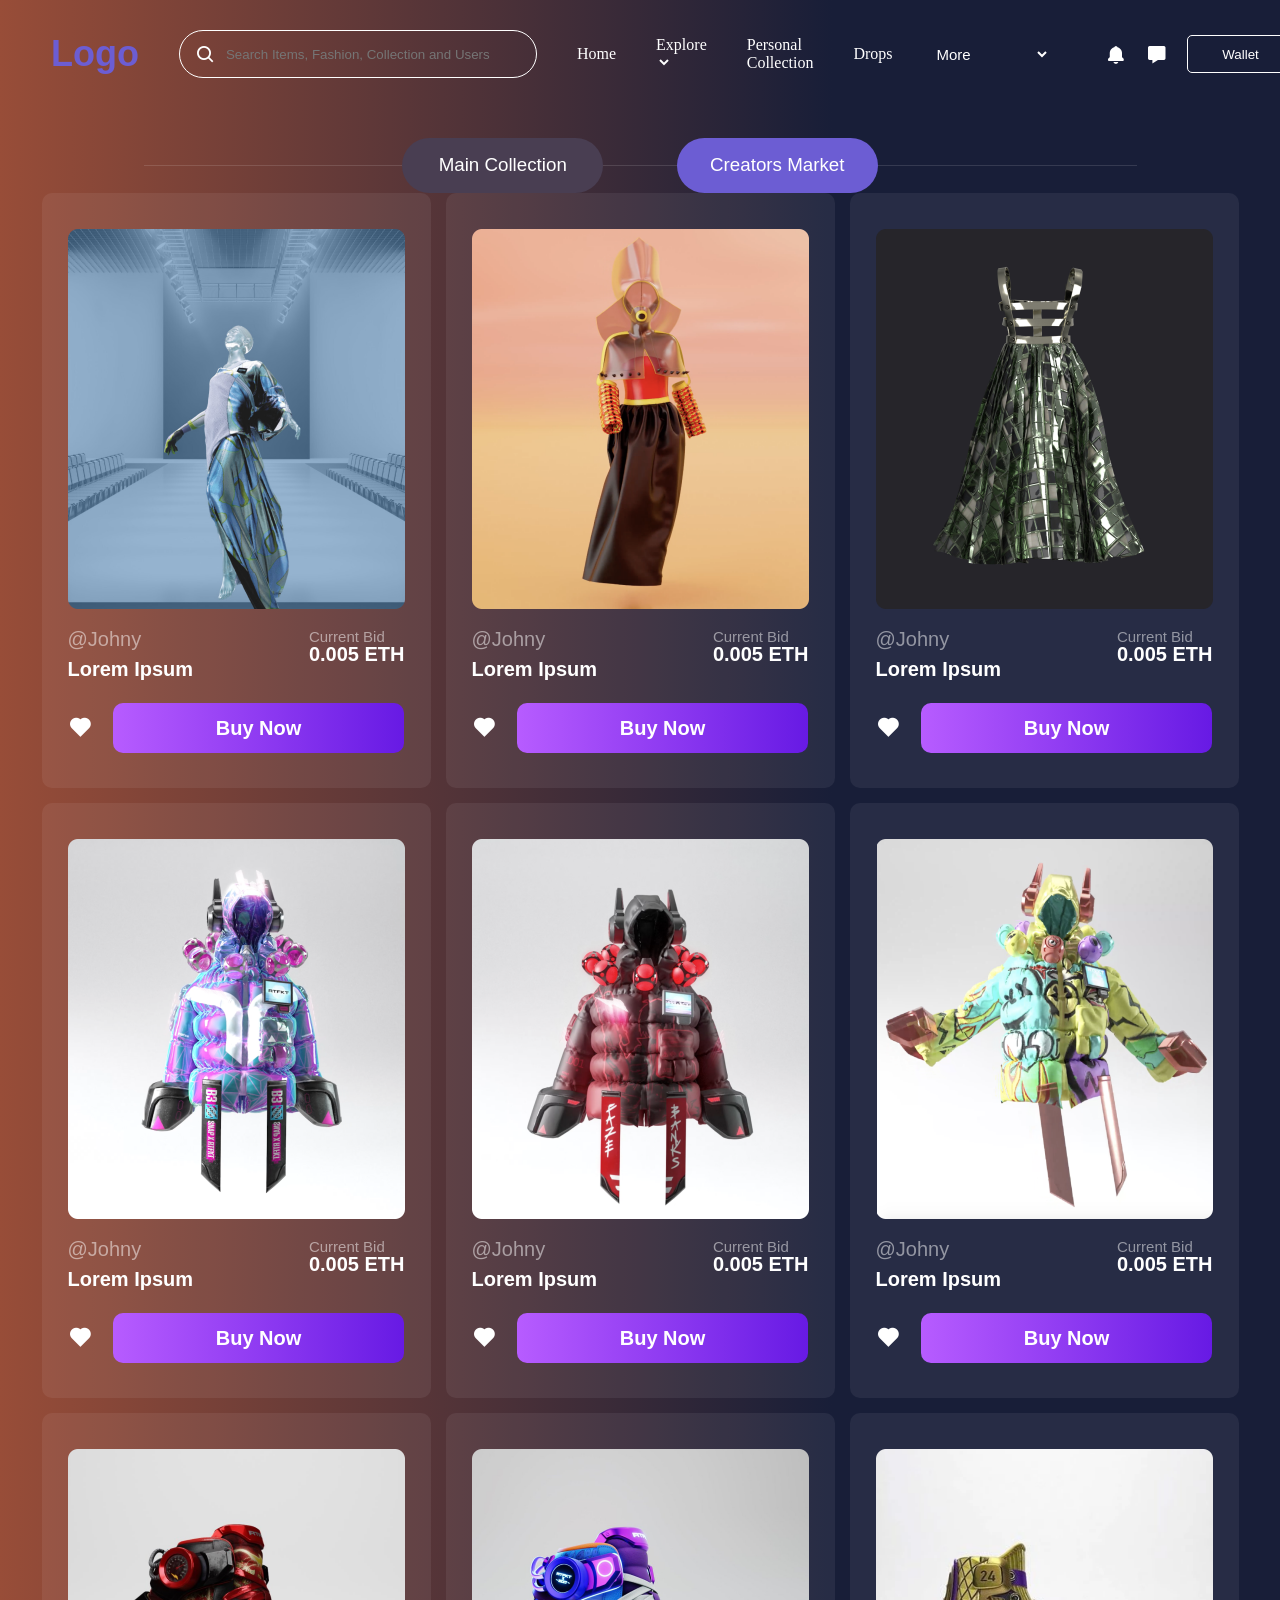
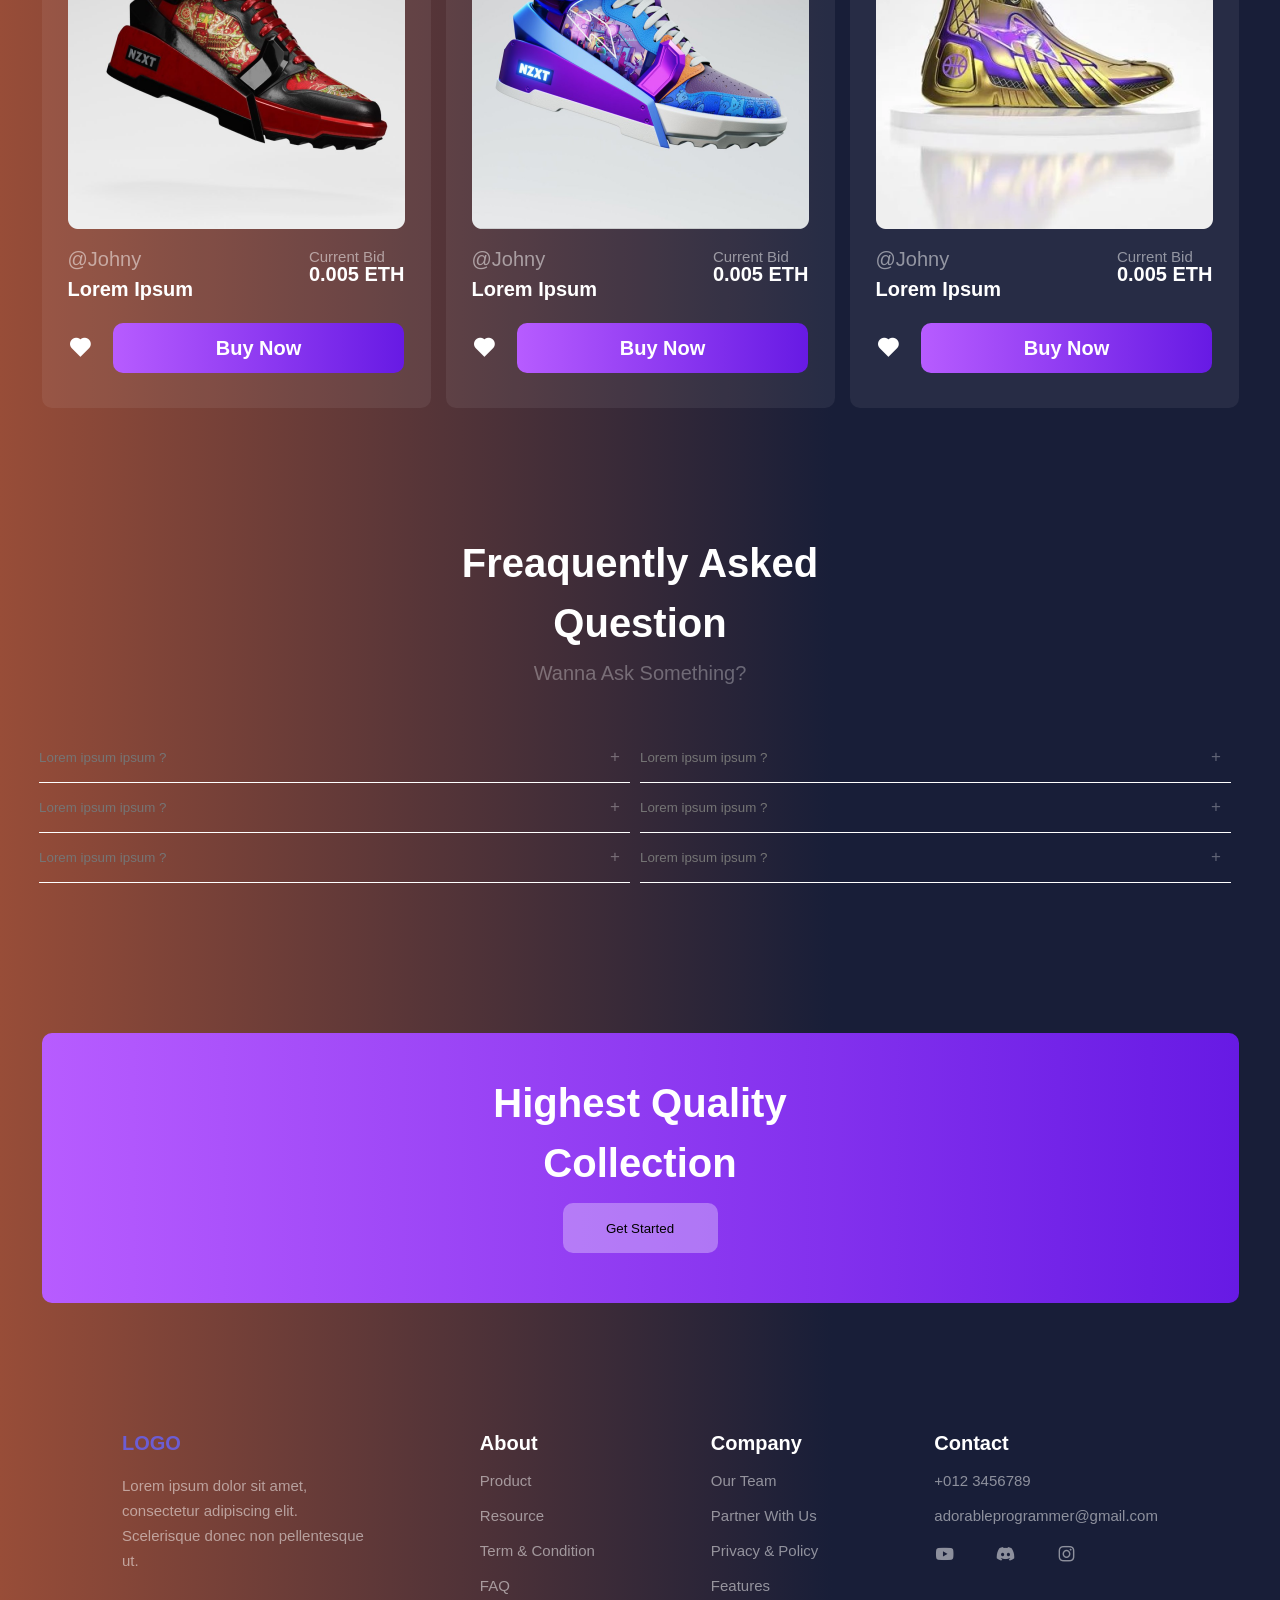
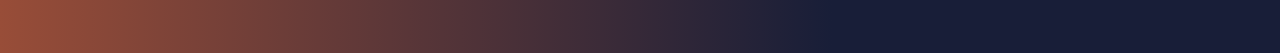
<file: creators-market.html>
<!DOCTYPE html>
<html lang="en">
<head>
	<meta charset="UTF-8">
	<meta name="viewport" content="width=device-width, initial-scale=1.0">
	<title>Document</title>
	<link rel="stylesheet" href="./scss/creators-market.css">
	<link href='https://unpkg.com/boxicons@2.1.4/css/boxicons.min.css' rel='stylesheet'>
</head>
<body>
	<nav>
		<h1>Logo</h1>

		<div class="input_nav">
			<i class='bx bx-search' style='color:#ffffff'  ></i>
			<input type="text" placeholder="Search Items, Fashion, Collection and Users">
		</div>

		<div class="links">
			<a href="index.html"><p>Home</p></a>
			<a href="explore-page.html"><p>Explore <i class='bx bxs-chevron-down' style='color:#ffffff'  ></i></p></a>
			<p>Personal Collection</p>
			<a href="drops.html"><p>Drops</p></a>
			<select name="menu" id="menu" onchange="navigateToPage(this)">
				<option value="">More</option>
				<option value="stats.html">Stats</option>
				<option value="shows1.html">Shows</option>
				<option value="AbousUs.html">About Us</option>
				<option value="community.html">Community</option>
				<option value="CreatorStudio.html">Creator Studio</option>
				<option value="edit-profile.html">Edit Profile</option>
				<option value="settings.html">Settings</option>
		</select>
		
		
		</div>

		<div class="icons">
			<i class='bx bxs-bell' style='color:#ffffff'  ></i>
			<i class='bx bxs-message' style='color:#ffffff'  ></i>
			<button>Wallet</button>
			<select name="" id=""></select>
			<img src="./img/Ellipse 258.png" alt="">
			

		</div>

	</nav>

	<div class="head">
		<div class="line"></div>
		<a href="index.html"><button class="active">Main Collection</button></a>
		<a href="creators-market.html"><button class="inactive">Creators Market</button></a>
	</div>

	<section class="section-3">
		<div class="cards">
			<div class="card">
				<img src="./img/card1.png" alt="">
				<div class="text-slide">
					<div class="left">
						<h1>@Johny</h1>
						<p>Lorem Ipsum</p>
					</div>
					<div class="right">
						<h1>Current Bid</h1>
						<p>0.005 ETH</p>
					</div>
				</div>
				<div class="btn">
					<i class='bx bxs-heart'></i>
					<button>Buy Now</button>
				</div>
			</div>
			<div class="card">
				<img src="./img/card2.png" alt="">
				<div class="text-slide">
					<div class="left">
						<h1>@Johny</h1>
						<p>Lorem Ipsum</p>
					</div>
					<div class="right">
						<h1>Current Bid</h1>
						<p>0.005 ETH</p>
					</div>
				</div>
				<div class="btn">
					<i class='bx bxs-heart'></i>
					<button>Buy Now</button>
				</div>
			</div>
			<div class="card">
				<img src="./img/card3.png" alt="">
				<div class="text-slide">
					<div class="left">
						<h1>@Johny</h1>
						<p>Lorem Ipsum</p>
					</div>
					<div class="right">
						<h1>Current Bid</h1>
						<p>0.005 ETH</p>
					</div>
				</div>
				<div class="btn">
					<i class='bx bxs-heart'></i>
					<button>Buy Now</button>
				</div>
			</div>
		</div>
		<div class="cards">
			<div class="card">
				<img src="./img/card4.png" alt="">
				<div class="text-slide">
					<div class="left">
						<h1>@Johny</h1>
						<p>Lorem Ipsum</p>
					</div>
					<div class="right">
						<h1>Current Bid</h1>
						<p>0.005 ETH</p>
					</div>
				</div>
				<div class="btn">
					<i class='bx bxs-heart'></i>
					<button>Buy Now</button>
				</div>
			</div>
			<div class="card">
				<img src="./img/card5.png" alt="">
				<div class="text-slide">
					<div class="left">
						<h1>@Johny</h1>
						<p>Lorem Ipsum</p>
					</div>
					<div class="right">
						<h1>Current Bid</h1>
						<p>0.005 ETH</p>
					</div>
				</div>
				<div class="btn">
					<i class='bx bxs-heart'></i>
					<button>Buy Now</button>
				</div>
			</div>
			<div class="card">
				<img src="./img/card6.png" alt="">
				<div class="text-slide">
					<div class="left">
						<h1>@Johny</h1>
						<p>Lorem Ipsum</p>
					</div>
					<div class="right">
						<h1>Current Bid</h1>
						<p>0.005 ETH</p>
					</div>
				</div>
				<div class="btn">
					<i class='bx bxs-heart'></i>
					<button>Buy Now</button>
				</div>
			</div>
		</div>
		<div class="cards">
			<div class="card">
				<img src="./img/card7.png" alt="">
				<div class="text-slide">
					<div class="left">
						<h1>@Johny</h1>
						<p>Lorem Ipsum</p>
					</div>
					<div class="right">
						<h1>Current Bid</h1>
						<p>0.005 ETH</p>
					</div>
				</div>
				<div class="btn">
					<i class='bx bxs-heart'></i>
					<button>Buy Now</button>
				</div>
			</div>
			<div class="card">
				<img src="./img/card8.png" alt="">
				<div class="text-slide">
					<div class="left">
						<h1>@Johny</h1>
						<p>Lorem Ipsum</p>
					</div>
					<div class="right">
						<h1>Current Bid</h1>
						<p>0.005 ETH</p>
					</div>
				</div>
				<div class="btn">
					<i class='bx bxs-heart'></i>
					<button>Buy Now</button>
				</div>
			</div>
			<div class="card">
				<img src="./img/card9.png" alt="">
				<div class="text-slide">
					<div class="left">
						<h1>@Johny</h1>
						<p>Lorem Ipsum</p>
					</div>
					<div class="right">
						<h1>Current Bid</h1>
						<p>0.005 ETH</p>
					</div>
				</div>
				<div class="btn">
					<i class='bx bxs-heart'></i>
					<button>Buy Now</button>
				</div>
			</div>
		</div>
	</section>



	<section class="section-7">
		<h1>Freaquently Asked</h1>
		<h1>Question</h1>
		<p>Wanna Ask Something?</p>

		<div class="cards">
			<div class="card">
				<div class="input"><input type="text" placeholder="Lorem ipsum ipsum ?"><span>+</span></div>
				<div class="input"><input type="text" placeholder="Lorem ipsum ipsum ?"><span>+</span></div>
				<div class="input"><input type="text" placeholder="Lorem ipsum ipsum ?"><span>+</span></div>
			</div>
			<div class="card">
				<div class="input"><input type="text" placeholder="Lorem ipsum ipsum ?"><span>+</span></div>
				<div class="input"><input type="text" placeholder="Lorem ipsum ipsum ?"><span>+</span></div>
				<div class="input"><input type="text" placeholder="Lorem ipsum ipsum ?"><span>+</span></div>
			</div>
		</div>
	</section>

	<section class="section-8">
		<h1>Highest Quality</h1>
		<h1>Collection</h1>
		<button>Get Started</button>
	</section>


	<footer>
		<div class="logo">
			<h1>LOGO</h1>
			<p>Lorem ipsum dolor sit amet, <br> consectetur adipiscing elit. <br> Scelerisque donec non pellentesque <br> ut.</p>
		</div>
		<div class="about">
			<h1>About</h1>
			<p>Product</p>
			<p>Resource</p>
			<p>Term & Condition</p>
			<p>FAQ</p>
		</div>
		<div class="company">
			<h1>Company</h1>
			<p>Our Team</p>
			<p>Partner With Us</p>
			<p>Privacy & Policy</p>
			<p>Features</p>
		</div>
		<div class="contact">
			<h1>Contact</h1>
			<p>+012 3456789</p>
			<p>adorableprogrammer@gmail.com</p>
			<span>
				<i class='bx bxl-youtube' ></i>
				<i class='bx bxl-discord-alt'  ></i>
				<i class='bx bxl-instagram' ></i>
			</span>
		</div>
	</footer>
	<script src="./js/script.js"></script>
</body>
</html>
</file>
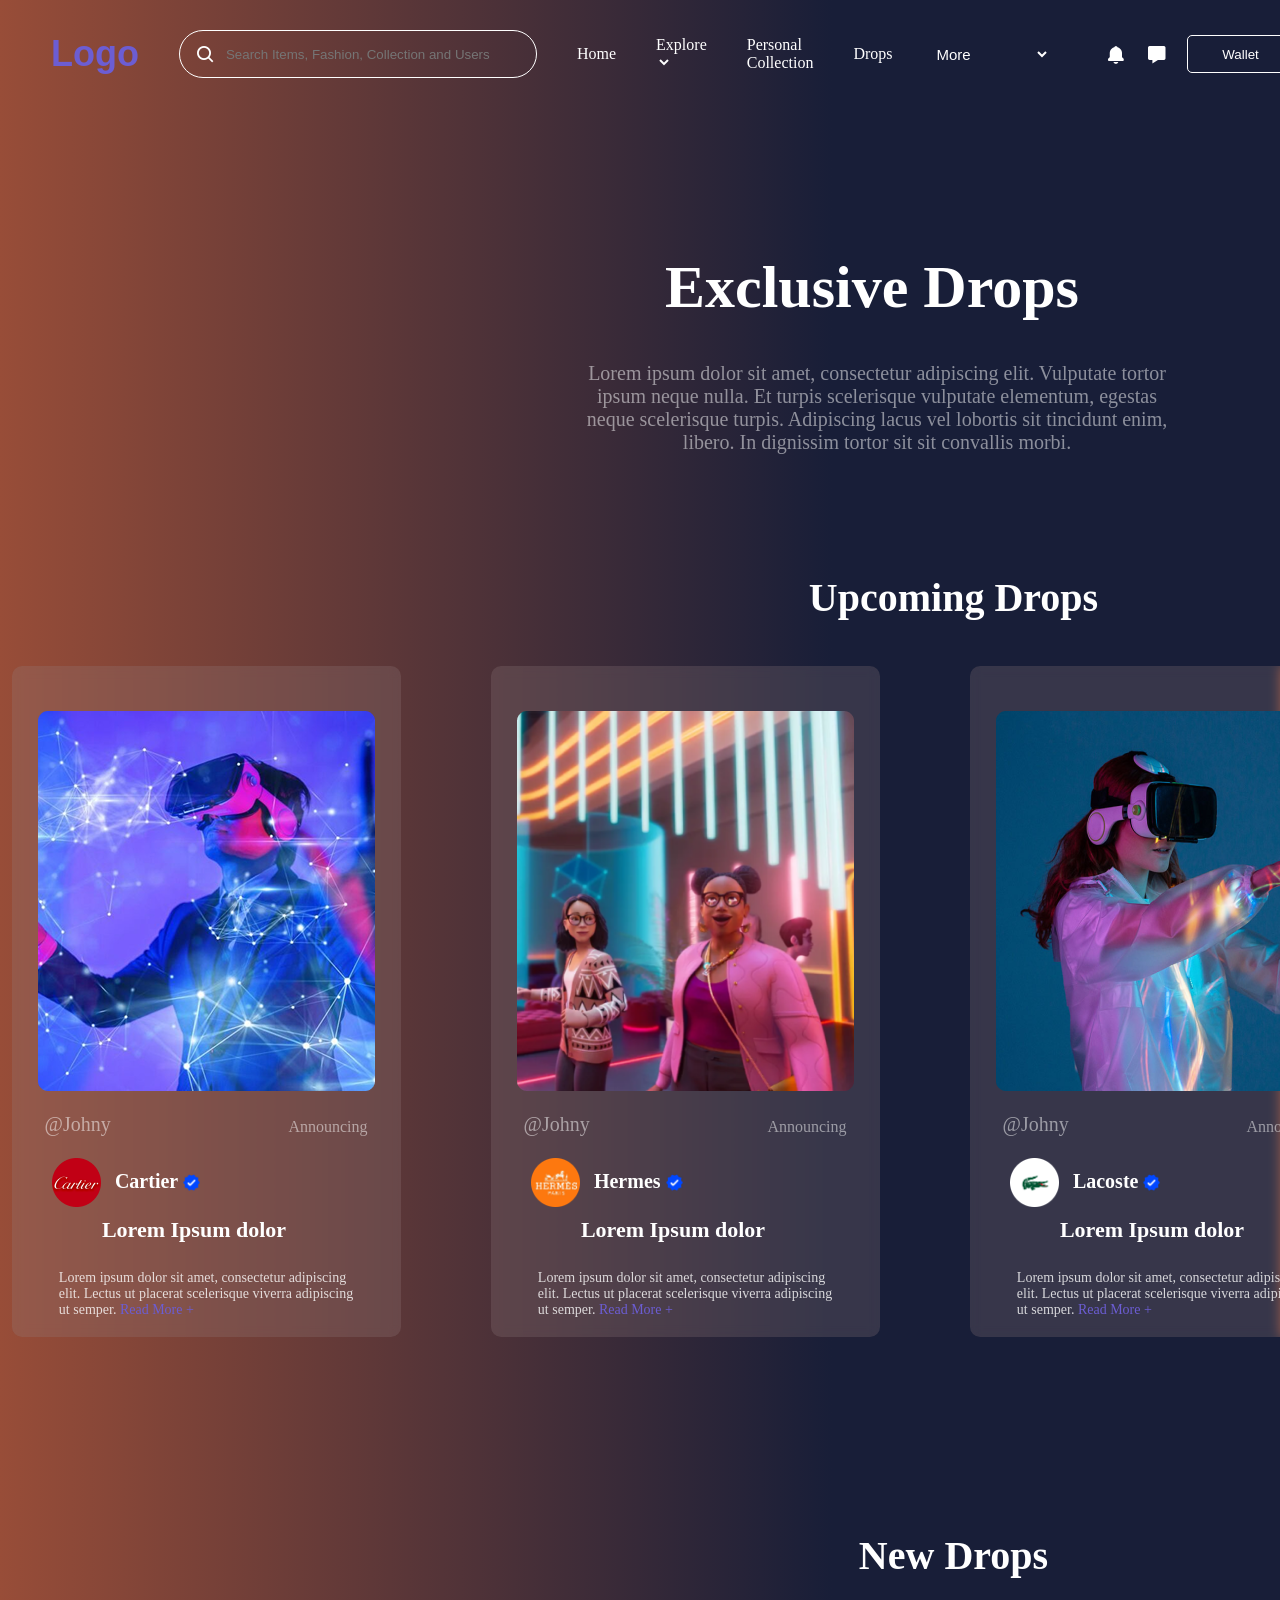
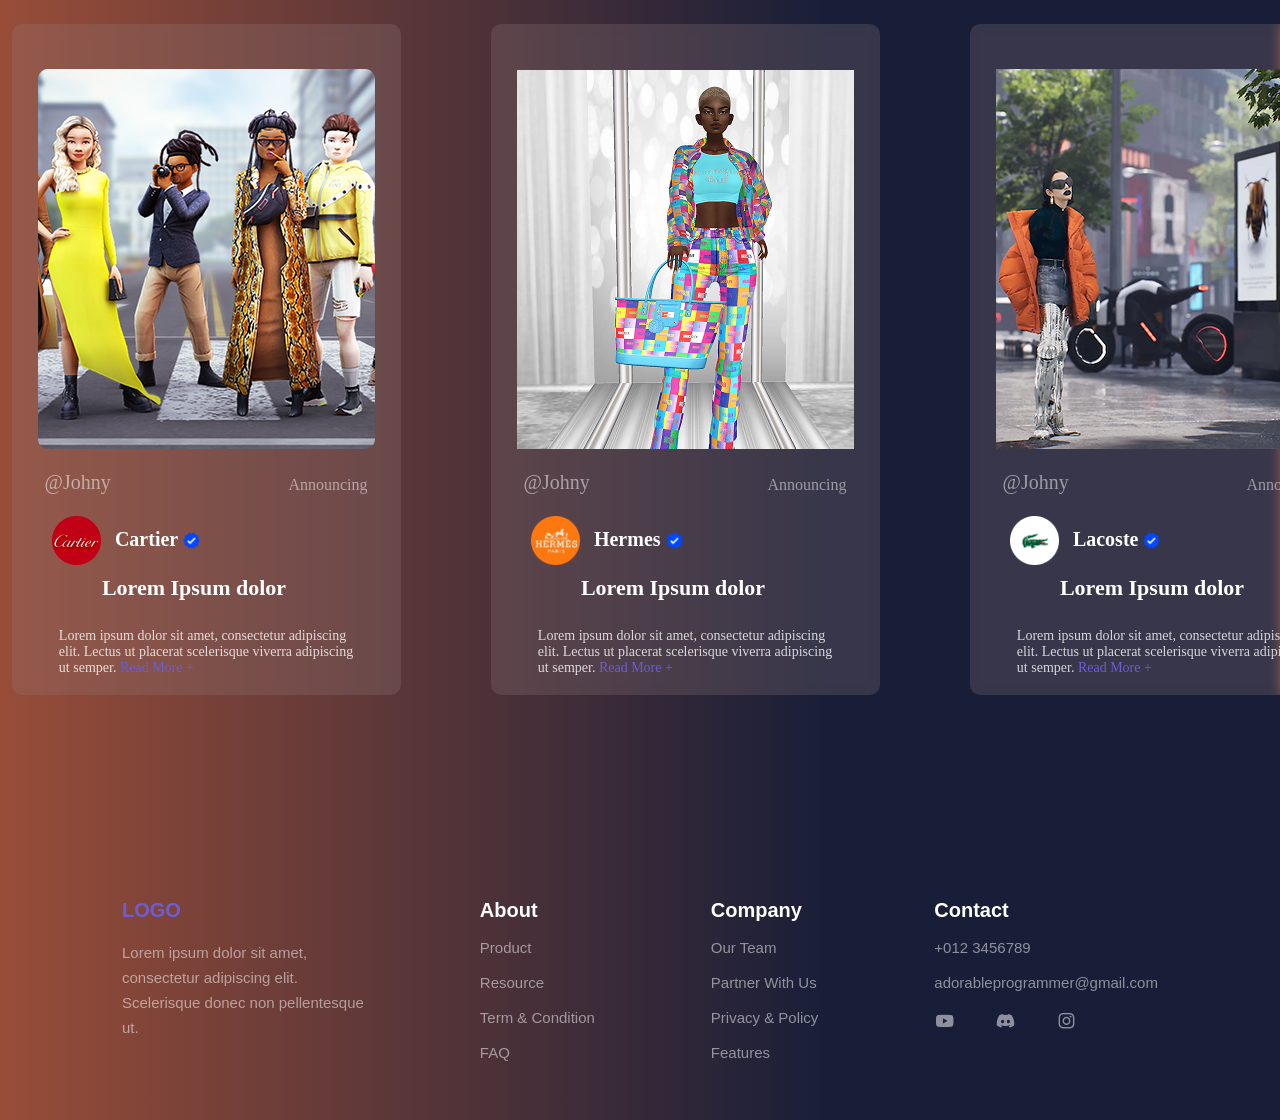
<file: drops.html>
<!DOCTYPE html>
<html lang="en">
<head>
	<meta charset="UTF-8">
	<meta name="viewport" content="width=device-width, initial-scale=1.0">
	<title>Document</title>
	<link rel="stylesheet" href="./scss/drops.css">
	<link href='https://unpkg.com/boxicons@2.1.4/css/boxicons.min.css' rel='stylesheet'>
</head>
<body>
	<nav>
		<h1>Logo</h1>

		<div class="input_nav">
			<i class='bx bx-search' style='color:#ffffff'  ></i>
			<input type="text" placeholder="Search Items, Fashion, Collection and Users">
		</div>

		<div class="links">
			<a href="index.html"><p>Home</p></a>
			<a href="explore-page.html"><p>Explore <i class='bx bxs-chevron-down' style='color:#ffffff'  ></i></p></a>
			<p>Personal Collection</p>
			<a href="drops.html"><p>Drops</p></a>
			<select name="menu" id="menu" onchange="navigateToPage(this)">
				<option value="">More</option>
				<option value="stats.html">Stats</option>
				<option value="shows1.html">Shows</option>
				<option value="AbousUs.html">About Us</option>
				<option value="community.html">Community</option>
				<option value="CreatorStudio.html">Creator Studio</option>
				<option value="edit-profile.html">Edit Profile</option>
				<option value="settings.html">Settings</option>
		</select>
		
		
		</div>

		<div class="icons">
			<i class='bx bxs-bell' style='color:#ffffff'  ></i>
			<i class='bx bxs-message' style='color:#ffffff'  ></i>
			<button>Wallet</button>
			<select name="" id=""></select>
			<img src="./img/Ellipse 258.png" alt="">
			

		</div>

	</nav>



      <div class="nav">
        <h1>Exclusive Drops</h1>
        <p>Lorem ipsum dolor sit amet, consectetur adipiscing elit. Vulputate tortor <br> ipsum neque nulla. Et turpis scelerisque vulputate elementum, egestas <br> neque scelerisque turpis. Adipiscing lacus vel lobortis sit tincidunt enim, <br> libero. In dignissim tortor sit sit convallis morbi.</p>
      </div>
      <div class="section1">
        <h1>Upcoming Drops</h1>
        
            <div class="img11">
                <div class="div">
                    <img src="./imgs/Vezual.png" alt="">
                    <div class="h2">
                        <h2>@Johny</h2>
                        <p>Announcing</p>
                    </div>
                    <div class="Cartier">
                        <img src="./imgs/Cartier.png" alt="" class="hgj">
                        <h1>Cartier</h1>
                        <img src="./imgs/plus.png" alt="" class="hjg">
                    </div>
                    <div class="h1">
                        <h1>Lorem Ipsum dolor</h1>
                    </div>
                    <div class="p">
                        <p>Lorem ipsum dolor sit amet, consectetur adipiscing <br> elit. Lectus ut placerat scelerisque viverra adipiscing <br> ut semper. <span>Read More + </span></p>
                    </div>
                </div>

                <div class="div">
                    <img src="./imgs/Group 7.png" alt="">
                    <div class="h2">
                        <h2>@Johny</h2>
                        <p>Announcing</p>
                    </div>
                    <div class="Cartier">
                        <img src="./imgs/photo2 (1).png" alt="" class="hgj">
                        <h1>Hermes</h1>
                        <img src="./imgs/plus.png" alt="" class="hjg">
                    </div>
                    <div class="h1">
                        <h1>Lorem Ipsum dolor</h1>
                    </div>
                    <div class="p">
                        <p>Lorem ipsum dolor sit amet, consectetur adipiscing <br> elit. Lectus ut placerat scelerisque viverra adipiscing <br> ut semper. <span>Read More + </span></p>
                    </div>
                </div>

                <div class="div">
                    <img src="./imgs/Group 7 (1).png" alt="">
                    <div class="h2">
                        <h2>@Johny</h2>
                        <p>Announcing</p>
                    </div>
                    <div class="Cartier">
                        <img src="./imgs/section6.3.1.png" alt="" class="hgj">
                        <h1>Lacoste</h1>
                        <img src="./imgs/plus.png" alt="" class="hjg">
                    </div>
                    <div class="h1">
                        <h1>Lorem Ipsum dolor</h1>
                    </div>
                    <div class="p">
                        <p>Lorem ipsum dolor sit amet, consectetur adipiscing <br> elit. Lectus ut placerat scelerisque viverra adipiscing <br> ut semper. <span>Read More + </span></p>
                    </div>
                </div>
            </div>
         
        </div>
        <div class="section1">
          <h1>New Drops</h1>
          
              <div class="img11">
                  <div class="div">
                      <img src="./imgs/Rectangle 23 (1).png" alt="">
                      <div class="h2">
                          <h2>@Johny</h2>
                          <p>Announcing</p>
                      </div>
                      <div class="Cartier">
                          <img src="./imgs/Cartier.png" alt="" class="hgj">
                          <h1>Cartier</h1>
                          <img src="./imgs/plus.png" alt="" class="hjg">
                      </div>
                      <div class="h1">
                          <h1>Lorem Ipsum dolor</h1>
                      </div>
                      <div class="p">
                          <p>Lorem ipsum dolor sit amet, consectetur adipiscing <br> elit. Lectus ut placerat scelerisque viverra adipiscing <br> ut semper. <span>Read More + </span></p>
                      </div>
                  </div>
  
                  <div class="div">
                      <img src="./imgs/faion.png" alt="">
                      <div class="h2">
                          <h2>@Johny</h2>
                          <p>Announcing</p>
                      </div>
                      <div class="Cartier">
                          <img src="./imgs/photo2 (1).png" alt="" class="hgj">
                          <h1>Hermes</h1>
                          <img src="./imgs/plus.png" alt="" class="hjg">
                      </div>
                      <div class="h1">
                          <h1>Lorem Ipsum dolor</h1>
                      </div>
                      <div class="p">
                          <p>Lorem ipsum dolor sit amet, consectetur adipiscing <br> elit. Lectus ut placerat scelerisque viverra adipiscing <br> ut semper. <span>Read More + </span></p>
                      </div>
                  </div>
  
                  <div class="div">
                      <img src="./imgs/asd.png" alt="">
                      <div class="h2">
                          <h2>@Johny</h2>
                          <p>Announcing</p>
                      </div>
                      <div class="Cartier">
                          <img src="./imgs/section6.3.1.png" alt="" class="hgj">
                          <h1>Lacoste</h1>
                          <img src="./imgs/plus.png" alt="" class="hjg">
                      </div>
                      <div class="h1">
                          <h1>Lorem Ipsum dolor</h1>
                      </div>
                      <div class="p">
                          <p>Lorem ipsum dolor sit amet, consectetur adipiscing <br> elit. Lectus ut placerat scelerisque viverra adipiscing <br> ut semper. <span>Read More + </span></p>
                      </div>
                  </div>
              </div>
           
          </div>
      </div>





      <footer>
        <div class="logo">
          <h1>LOGO</h1>
          <p>Lorem ipsum dolor sit amet, <br> consectetur adipiscing elit. <br> Scelerisque donec non pellentesque <br> ut.</p>
        </div>
        <div class="about">
          <h1>About</h1>
          <p>Product</p>
          <p>Resource</p>
          <p>Term & Condition</p>
          <p>FAQ</p>
        </div>
        <div class="company">
          <h1>Company</h1>
          <p>Our Team</p>
          <p>Partner With Us</p>
          <p>Privacy & Policy</p>
          <p>Features</p>
        </div>
        <div class="contact">
          <h1>Contact</h1>
          <p>+012 3456789</p>
          <p>adorableprogrammer@gmail.com</p>
          <span>
            <i class='bx bxl-youtube' ></i>
            <i class='bx bxl-discord-alt'  ></i>
            <i class='bx bxl-instagram' ></i>
          </span>
        </div>
      </footer>
			<script src="./js/script.js"></script>
</body>
</html>
</file>
<file: scss/index.css>
* {
  margin: 0;
  padding: 0;
  box-sizing: border-box;
}

body {
  width: 100%;
  height: 100vh;
  display: flex;
  flex-direction: column;
  align-items: center;
  background: linear-gradient(to right, #984d38 0%, #181e38 65%);
}

nav {
  width: 100%;
  height: 150px;
  display: flex;
  align-items: center;
  padding: 30px 0 0 51px;
}
nav h1 {
  font-family: "Roboto", sans-serif;
  font-weight: 700;
  font-size: 36px;
  line-height: 100%;
  letter-spacing: 0%;
  color: #6c5dd3;
}
nav .input_nav {
  display: flex;
  justify-content: center;
  align-items: center;
  width: 358px;
  height: 48px;
  color: #ffffff;
  border: 0.5px solid #ffffff;
  border-radius: 50px;
  padding-left: 15px;
  margin: 0 40px 0 40px;
}
nav .input_nav i {
  font-size: 21px;
}
nav .input_nav input {
  width: 310px;
  height: 48px;
  border: none;
  outline: none;
  background: transparent;
  color: #ffffff;
  margin-left: 10px;
}
nav .links {
  display: flex;
  justify-content: center;
  align-items: center;
  gap: 40px;
  color: #ffffff;
}
nav .links a {
  text-decoration: none;
  color: #ffffff;
}
nav .links select {
  background: transparent;
  border: none;
  color: #ffffff;
  font-size: 15px;
  outline: none;
  margin-right: 55px;
}
nav .links select option {
  padding-bottom: 10px;
  background: #181e38;
  color: #ffffff;
  border: none;
  outline: none;
  font-size: 15px;
  border-bottom: 0.5px solid #ffffff;
  margin-bottom: 10px;
}
nav .icons {
  display: flex;
  justify-content: center;
  align-items: center;
  gap: 20px;
  color: #ffffff;
}
nav .icons i {
  font-size: 21px;
}
nav .icons button {
  width: 108px;
  height: 38px;
  background: transparent;
  border: 0.5px solid #ffffff;
  border-radius: 5px;
  padding: 10px;
  color: #ffffff;
}
nav .icons select {
  background: transparent;
  border: none;
  color: #ffffff;
  outline: none;
}

.head {
  width: 993px;
  height: 55px;
  gap: 73.54px;
  margin-top: 60px;
  display: flex;
  justify-content: center;
  align-items: center;
}
.head .line {
  width: 993px;
  height: 0.5px;
  background: rgba(255, 255, 255, 0.1254901961);
  position: absolute;
}
.head .active {
  width: 201px;
  height: 55px;
  background: #6c5dd3;
  border: none;
  border-radius: 208.71px;
  color: #ffffff;
  gap: 13px;
  padding: 13px;
  font-family: "poppins", sans-serif;
  font-weight: 500;
  font-size: 18.75px;
  line-height: 100%;
  letter-spacing: 0%;
  position: relative;
}
.head .inactive {
  width: 201px;
  height: 55px;
  background: #493e52;
  border: none;
  border-radius: 208.71px;
  gap: 13px;
  padding: 13px;
  font-family: "poppins", sans-serif;
  font-weight: 500;
  font-size: 18.75px;
  line-height: 100%;
  letter-spacing: 0%;
  color: #ffffff;
  position: relative;
}

.main {
  width: 100%;
  height: 517px;
  display: flex;
  justify-content: center;
  gap: 70px;
  margin-top: 140px;
  margin-bottom: 115px;
}
.main .text h1 {
  font-family: "poppins", sans-serif;
  font-weight: 800;
  font-size: 60px;
  line-height: 135%;
  letter-spacing: 2px;
  margin-bottom: 20px;
  color: #ffffff;
}
.main .text p {
  font-family: "poppins", sans-serif;
  font-weight: 500;
  font-size: 20px;
  line-height: 180%;
  letter-spacing: 0%;
  color: rgba(255, 255, 255, 0.5098039216);
  margin-bottom: 35px;
}
.main .text .buttons {
  display: flex;
  gap: 20px;
  margin-bottom: 50px;
}
.main .text .buttons button:nth-child(1) {
  width: 161px;
  height: 50px;
  background: linear-gradient(to right, #b75cff, #671ae4);
  border: none;
  border-radius: 10px;
  display: flex;
  justify-content: center;
  align-items: center;
  font-family: "poppins", sans-serif;
  font-weight: 500;
  font-size: 20px;
  line-height: 100%;
  letter-spacing: 0%;
  color: #ffffff;
}
.main .text .buttons button:nth-child(2) {
  width: 109px;
  height: 50px;
  background: rgba(255, 255, 255, 0.062745098);
  border: none;
  border-radius: 10px;
  display: flex;
  justify-content: center;
  align-items: center;
  font-family: "poppins", sans-serif;
  font-weight: 500;
  font-size: 20px;
  line-height: 100%;
  letter-spacing: 0%;
  color: #ffffff;
}
.main .text .brands {
  display: flex;
  gap: 65px;
  margin-bottom: 36px;
}
.main .text .brands h1 {
  font-family: "poppins", sans-serif;
  font-weight: 700;
  font-size: 30px;
  line-height: 100%;
  letter-spacing: 0%;
}
.main .text .brands p {
  font-family: "poppins", sans-serif;
  font-weight: 500;
  font-size: 20px;
  line-height: 100%;
  letter-spacing: 0%;
  color: rgba(255, 255, 255, 0.3137254902);
}
.main .img {
  display: flex;
  justify-content: center;
}
.main .img div {
  display: flex;
  justify-content: center;
  flex-direction: column;
}
.main .img img {
  margin: 7px;
}
.main .img img:hover {
  scale: 0.95;
}
.main .img .image3 {
  position: absolute;
  left: 800px;
}
.main .img .image7 {
  position: absolute;
  left: 1010px;
}

.logos {
  display: flex;
  justify-content: center;
  gap: 250px;
  align-items: center;
}

.aboutus {
  margin-top: 104px;
  margin-bottom: 91px;
  display: flex;
  justify-content: center;
  align-items: center;
  flex-direction: column;
  text-align: center;
  gap: 10px;
}
.aboutus h1 {
  font-family: "poppins", sans-serif;
  font-weight: 700;
  font-size: 40px;
  line-height: 100%;
  letter-spacing: 0%;
  color: #ffffff;
}
.aboutus p {
  font-family: "poppins", sans-serif;
  font-weight: 500;
  font-size: 20px;
  line-height: 100%;
  letter-spacing: 0%;
  color: rgba(255, 255, 255, 0.3137254902);
}

.section-2 {
  display: flex;
  justify-content: center;
  align-items: center;
  gap: 90px;
  margin-bottom: 120px;
}
.section-2 div h1 {
  font-family: "poppins", sans-serif;
  font-weight: 700;
  font-size: 36px;
  line-height: 100%;
  letter-spacing: 0%;
  color: #ffffff;
}
.section-2 div p {
  font-family: "poppins", sans-serif;
  font-weight: 400;
  font-size: 20px;
  line-height: 200%;
  letter-spacing: 0%;
  color: rgba(255, 255, 255, 0.5098039216);
  margin-top: 20px;
  margin-bottom: 50px;
}
.section-2 div button {
  width: 161px;
  height: 54px;
  background: linear-gradient(to right, #b75cff, #671ae4);
  display: flex;
  justify-content: center;
  align-items: center;
  font-family: "poppins", sans-serif;
  font-weight: 500;
  font-size: 20px;
  line-height: 100%;
  letter-spacing: 0%;
  color: rgba(255, 255, 255, 0.3137254902);
  font-weight: 600;
  color: #ffffff;
  border: none;
}

.collection {
  display: flex;
  justify-content: center;
  align-items: center;
  flex-direction: column;
  margin-bottom: 157px;
}
.collection h1 {
  font-family: "poppins", sans-serif;
  font-weight: 700;
  font-size: 40px;
  line-height: 100%;
  letter-spacing: 0%;
  color: #ffffff;
}
.collection p {
  font-family: "poppins", sans-serif;
  font-weight: 400;
  font-size: 20px;
  line-height: 200%;
  letter-spacing: 0%;
  color: rgba(255, 255, 255, 0.5098039216);
  margin-top: 20px;
  margin-bottom: 63px;
}
.collection .cards {
  display: flex;
  justify-content: center;
  align-items: center;
  gap: 210px;
}
.collection .cards div {
  display: flex;
  justify-content: center;
  align-items: center;
  flex-direction: column;
}

.section-3 {
  display: flex;
  justify-content: center;
  align-items: center;
  flex-direction: column;
}
.section-3 .buttons {
  display: flex;
  justify-content: center;
  align-items: center;
  gap: 20px;
  margin-bottom: 30px;
}
.section-3 .buttons button {
  width: 220px;
  height: 40px;
  background: rgba(255, 255, 255, 0.062745098);
  border: none;
  border-radius: 10px;
  display: flex;
  justify-content: center;
  align-items: center;
  font-family: "poppins", sans-serif;
  font-weight: 500;
  font-size: 20px;
  line-height: 100%;
  letter-spacing: 0%;
  color: #ffffff;
  cursor: pointer;
}
.section-3 .buttons button:hover {
  background: linear-gradient(to right, #b75cff, #671ae4);
  color: #ffffff;
}
.section-3 .cards {
  display: flex;
  justify-content: center;
  align-items: center;
  gap: 15px;
}
.section-3 .cards .card {
  width: 389px;
  height: 595px;
  background: rgba(255, 255, 255, 0.062745098);
  border-radius: 10px;
  display: flex;
  justify-content: center;
  align-items: center;
  flex-direction: column;
  padding: 26px;
  margin-bottom: 15px;
}
.section-3 .cards .card img {
  width: 337px;
  height: 380px;
  margin-bottom: 20px;
}
.section-3 .cards .card .text-slide {
  width: 100%;
  display: flex;
  justify-content: space-between;
}
.section-3 .cards .card .text-slide div h1 {
  font-family: "poppins", sans-serif;
  font-weight: 500;
  font-size: 20px;
  line-height: 100%;
  letter-spacing: 0%;
  color: rgba(255, 255, 255, 0.5019607843);
}
.section-3 .cards .card .text-slide div p {
  font-family: "poppins", sans-serif;
  font-weight: 700;
  font-size: 20px;
  line-height: 100%;
  letter-spacing: 0%;
  color: #ffffff;
}
.section-3 .cards .card .text-slide .left h1 {
  margin-bottom: 10px;
}
.section-3 .cards .card .text-slide .right h1 {
  font-size: 15px;
}
.section-3 .cards .card .btn {
  display: flex;
  justify-content: center;
  align-items: center;
  gap: 20px;
  margin-top: 24px;
}
.section-3 .cards .card .btn .bx {
  font-size: 25px;
  color: #ffffff;
}
.section-3 .cards .card .btn button {
  width: 291px;
  height: 50px;
  background: linear-gradient(to right, #b75cff, #671ae4);
  border: none;
  border-radius: 10px;
  display: flex;
  justify-content: center;
  align-items: center;
  font-family: "poppins", sans-serif;
  font-weight: 600;
  font-size: 20px;
  line-height: 100%;
  letter-spacing: 0%;
  color: #ffffff;
}

.section-4 {
  display: flex;
  justify-content: center;
  align-items: center;
  flex-direction: column;
  margin: 150px 0px 150px 0px;
  text-align: center;
}
.section-4 h1 {
  font-family: "poppins", sans-serif;
  font-weight: 700;
  font-size: 40px;
  line-height: 100%;
  letter-spacing: 0%;
  color: #ffffff;
}
.section-4 p {
  font-family: "poppins", sans-serif;
  font-weight: 500;
  font-size: 20px;
  line-height: 100%;
  letter-spacing: 0%;
  color: rgba(255, 255, 255, 0.5);
  margin: 15px 0px 30px 0px;
}
.section-4 .cards {
  display: flex;
  justify-content: center;
  align-items: center;
  gap: 15px;
}
.section-4 .cards .card {
  width: 389px;
  height: 595px;
  background: rgba(255, 255, 255, 0.062745098);
  border-radius: 10px;
  display: flex;
  justify-content: center;
  align-items: center;
  flex-direction: column;
  padding: 26px;
  margin-bottom: 15px;
}
.section-4 .cards .card img {
  width: 337px;
  height: 380px;
  margin-bottom: 20px;
}
.section-4 .cards .card .text-slide {
  width: 100%;
  display: flex;
  justify-content: space-between;
}
.section-4 .cards .card .text-slide div h1 {
  font-family: "poppins", sans-serif;
  font-weight: 500;
  font-size: 20px;
  line-height: 100%;
  letter-spacing: 0%;
  color: rgba(255, 255, 255, 0.5019607843);
}
.section-4 .cards .card .text-slide div p {
  font-family: "poppins", sans-serif;
  font-weight: 700;
  font-size: 20px;
  line-height: 100%;
  letter-spacing: 0%;
  color: #ffffff;
}
.section-4 .cards .card .text-slide .left h1 {
  margin-bottom: 10px;
}
.section-4 .cards .card .text-slide .right h1 {
  font-size: 15px;
}
.section-4 .cards .card .btn {
  display: flex;
  justify-content: center;
  align-items: center;
  gap: 20px;
  margin-top: 24px;
}
.section-4 .cards .card .btn .bx {
  font-size: 25px;
  color: #ffffff;
}
.section-4 .cards .card .btn button {
  width: 291px;
  height: 50px;
  background: linear-gradient(to right, #b75cff, #671ae4);
  border: none;
  border-radius: 10px;
  display: flex;
  justify-content: center;
  align-items: center;
  font-family: "poppins", sans-serif;
  font-weight: 600;
  font-size: 20px;
  line-height: 100%;
  letter-spacing: 0%;
  color: #ffffff;
}

.section-5 {
  display: flex;
  justify-content: center;
  align-items: center;
  flex-direction: column;
  text-align: center;
}
.section-5 h1 {
  font-family: "poppins", sans-serif;
  font-weight: 700;
  font-size: 40px;
  line-height: 100%;
  letter-spacing: 0%;
  color: #ffffff;
  margin-bottom: 20px;
}
.section-5 p {
  font-family: "poppins", sans-serif;
  font-weight: 500;
  font-size: 20px;
  line-height: 100%;
  letter-spacing: 0%;
  color: rgba(255, 255, 255, 0.3137254902);
  margin-bottom: 30px;
}
.section-5 .cards {
  display: flex;
  gap: 15px;
}
.section-5 .cards .card1 {
  border-radius: 10px;
  width: 389px;
  text-align: center;
}
.section-5 .cards .card1 img {
  width: 389px;
  height: 261px;
}
.section-5 .cards .card1 .text {
  width: 389px;
  height: 264px;
  border-bottom-right-radius: 10px;
  border-bottom-left-radius: 10px;
  background: rgba(255, 255, 255, 0.062745098);
  display: flex;
  flex-direction: column;
  justify-content: space-between;
  align-items: center;
}
.section-5 .cards .card1 .text img {
  width: 99px;
  height: 99px;
  margin-top: -50px;
  margin-bottom: 15px;
}
.section-5 .cards .card1 .text .name {
  display: flex;
  justify-content: center;
  align-items: center;
  gap: 10px;
}
.section-5 .cards .card1 .text .name h1 {
  font-family: "poppins", sans-serif;
  font-weight: 700;
  font-size: 20px;
  line-height: 100%;
  letter-spacing: 0%;
  color: #ffffff;
  margin-bottom: 15px;
}
.section-5 .cards .card1 .text .name img {
  width: 17px;
  height: 17px;
  margin-bottom: -33px;
}
.section-5 .cards .card1 .text p {
  font-family: "poppins", sans-serif;
  font-weight: 500;
  font-size: 15px;
  line-height: 100%;
  letter-spacing: 0%;
  color: rgba(255, 255, 255, 0.3137254902);
}
.section-5 .cards .card1 .text button {
  width: 337px;
  height: 50px;
  background: linear-gradient(to right, #b75cff, #671ae4);
  border: none;
  border-radius: 10px;
  display: flex;
  justify-content: center;
  align-items: center;
  font-family: "poppins", sans-serif;
  font-weight: 500;
  font-size: 20px;
  line-height: 100%;
  letter-spacing: 0%;
  color: #ffffff;
  margin-top: 25px;
  margin-bottom: 32px;
}
.section-5 .cards .card1 .text button:hover {
  color: linear-gradient(to right, #b75cff, #671ae4);
  border: 2px solid linear-gradient(to right, #b75cff, #671ae4);
}
.section-5 .cards .card1:hover {
  background: rgba(47, 52, 84, 0.4);
}
.section-5 .cards .card2 {
  border-radius: 10px;
  width: 389px;
  text-align: center;
}
.section-5 .cards .card2 img {
  width: 389px;
  height: 261px;
}
.section-5 .cards .card2 .text {
  width: 389px;
  height: 264px;
  border-bottom-right-radius: 10px;
  border-bottom-left-radius: 10px;
  background: rgba(255, 255, 255, 0.062745098);
  display: flex;
  flex-direction: column;
  justify-content: space-between;
  align-items: center;
}
.section-5 .cards .card2 .text img {
  width: 99px;
  height: 99px;
  margin-top: -50px;
  margin-bottom: 15px;
}
.section-5 .cards .card2 .text .name {
  display: flex;
  justify-content: center;
  align-items: center;
  gap: 10px;
}
.section-5 .cards .card2 .text .name h1 {
  font-family: "poppins", sans-serif;
  font-weight: 700;
  font-size: 20px;
  line-height: 100%;
  letter-spacing: 0%;
  color: #ffffff;
  margin-bottom: 15px;
}
.section-5 .cards .card2 .text .name img {
  width: 17px;
  height: 17px;
  margin-bottom: -33px;
}
.section-5 .cards .card2 .text p {
  font-family: "poppins", sans-serif;
  font-weight: 500;
  font-size: 15px;
  line-height: 100%;
  letter-spacing: 0%;
  color: rgba(255, 255, 255, 0.3137254902);
}
.section-5 .cards .card2 .text button {
  width: 337px;
  height: 50px;
  background: linear-gradient(to right, #b75cff, #671ae4);
  border: none;
  border-radius: 10px;
  display: flex;
  justify-content: center;
  align-items: center;
  font-family: "poppins", sans-serif;
  font-weight: 500;
  font-size: 20px;
  line-height: 100%;
  letter-spacing: 0%;
  color: #ffffff;
  margin-top: 25px;
  margin-bottom: 32px;
}
.section-5 .cards .card2 .text button:hover {
  color: linear-gradient(to right, #b75cff, #671ae4);
  border: 2px solid linear-gradient(to right, #b75cff, #671ae4);
}
.section-5 .cards .card2:hover {
  background: rgba(47, 52, 84, 0.4);
}
.section-5 .cards .card3 {
  border-radius: 10px;
  width: 389px;
  text-align: center;
}
.section-5 .cards .card3 img {
  width: 389px;
  height: 261px;
}
.section-5 .cards .card3 .text {
  width: 389px;
  height: 264px;
  border-bottom-right-radius: 10px;
  border-bottom-left-radius: 10px;
  background: rgba(255, 255, 255, 0.062745098);
  display: flex;
  flex-direction: column;
  justify-content: space-between;
  align-items: center;
}
.section-5 .cards .card3 .text img {
  width: 99px;
  height: 99px;
  margin-top: -50px;
  margin-bottom: 15px;
}
.section-5 .cards .card3 .text .name {
  display: flex;
  justify-content: center;
  align-items: center;
  gap: 10px;
}
.section-5 .cards .card3 .text .name h1 {
  font-family: "poppins", sans-serif;
  font-weight: 700;
  font-size: 20px;
  line-height: 100%;
  letter-spacing: 0%;
  color: #ffffff;
  margin-bottom: 15px;
}
.section-5 .cards .card3 .text .name img {
  width: 17px;
  height: 17px;
  margin-bottom: -33px;
}
.section-5 .cards .card3 .text p {
  font-family: "poppins", sans-serif;
  font-weight: 500;
  font-size: 15px;
  line-height: 100%;
  letter-spacing: 0%;
  color: rgba(255, 255, 255, 0.3137254902);
}
.section-5 .cards .card3 .text button {
  width: 337px;
  height: 50px;
  background: linear-gradient(to right, #b75cff, #671ae4);
  border: none;
  border-radius: 10px;
  display: flex;
  justify-content: center;
  align-items: center;
  font-family: "poppins", sans-serif;
  font-weight: 500;
  font-size: 20px;
  line-height: 100%;
  letter-spacing: 0%;
  color: #ffffff;
  margin-top: 25px;
  margin-bottom: 32px;
}
.section-5 .cards .card3 .text button:hover {
  color: linear-gradient(to right, #b75cff, #671ae4);
  border: 2px solid linear-gradient(to right, #b75cff, #671ae4);
}
.section-5 .cards .card3:hover {
  background: rgba(47, 52, 84, 0.4);
}

.section-6 {
  margin-top: 120px;
  display: flex;
  justify-content: center;
  align-items: center;
  flex-direction: column;
  text-align: center;
}
.section-6 h1 {
  font-family: "poppins", sans-serif;
  font-weight: 700;
  font-size: 40px;
  line-height: 100%;
  letter-spacing: 0%;
  color: #ffffff;
  margin-bottom: 20px;
}
.section-6 p {
  font-family: "poppins", sans-serif;
  font-weight: 500;
  font-size: 20px;
  line-height: 100%;
  letter-spacing: 0%;
  color: rgba(255, 255, 255, 0.3137254902);
  margin-bottom: 30px;
}
.section-6 .cards {
  display: flex;
  gap: 15px;
}
.section-6 .cards .card1 {
  border-radius: 10px;
  width: 389px;
  text-align: center;
}
.section-6 .cards .card1 img {
  width: 389px;
  height: 261px;
}
.section-6 .cards .card1 .text {
  width: 389px;
  height: 264px;
  border-bottom-right-radius: 10px;
  border-bottom-left-radius: 10px;
  background: rgba(255, 255, 255, 0.062745098);
  display: flex;
  flex-direction: column;
  justify-content: space-between;
  align-items: center;
}
.section-6 .cards .card1 .text img {
  width: 99px;
  height: 99px;
  margin-top: -50px;
  margin-bottom: 15px;
}
.section-6 .cards .card1 .text .name {
  display: flex;
  justify-content: center;
  align-items: center;
  gap: 10px;
}
.section-6 .cards .card1 .text .name h1 {
  font-family: "poppins", sans-serif;
  font-weight: 700;
  font-size: 20px;
  line-height: 100%;
  letter-spacing: 0%;
  color: #ffffff;
  margin-bottom: 15px;
}
.section-6 .cards .card1 .text .name img {
  width: 17px;
  height: 17px;
  margin-bottom: -33px;
}
.section-6 .cards .card1 .text p {
  font-family: "poppins", sans-serif;
  font-weight: 500;
  font-size: 15px;
  line-height: 100%;
  letter-spacing: 0%;
  color: rgba(255, 255, 255, 0.3137254902);
}
.section-6 .cards .card1 .text button {
  width: 337px;
  height: 50px;
  background: linear-gradient(to right, #b75cff, #671ae4);
  border: none;
  border-radius: 10px;
  display: flex;
  justify-content: center;
  align-items: center;
  font-family: "poppins", sans-serif;
  font-weight: 500;
  font-size: 20px;
  line-height: 100%;
  letter-spacing: 0%;
  color: #ffffff;
  margin-top: 25px;
  margin-bottom: 32px;
}
.section-6 .cards .card1 .text button:hover {
  color: linear-gradient(to right, #b75cff, #671ae4);
  border: 2px solid linear-gradient(to right, #b75cff, #671ae4);
}
.section-6 .cards .card1:hover {
  background: rgba(47, 52, 84, 0.4);
}
.section-6 .cards .card2 {
  border-radius: 10px;
  width: 389px;
  text-align: center;
}
.section-6 .cards .card2 img {
  width: 389px;
  height: 261px;
}
.section-6 .cards .card2 .text {
  width: 389px;
  height: 264px;
  border-bottom-right-radius: 10px;
  border-bottom-left-radius: 10px;
  background: rgba(255, 255, 255, 0.062745098);
  display: flex;
  flex-direction: column;
  justify-content: space-between;
  align-items: center;
}
.section-6 .cards .card2 .text img {
  width: 99px;
  height: 99px;
  margin-top: -50px;
  margin-bottom: 15px;
}
.section-6 .cards .card2 .text .name {
  display: flex;
  justify-content: center;
  align-items: center;
  gap: 10px;
}
.section-6 .cards .card2 .text .name h1 {
  font-family: "poppins", sans-serif;
  font-weight: 700;
  font-size: 20px;
  line-height: 100%;
  letter-spacing: 0%;
  color: #ffffff;
  margin-bottom: 15px;
}
.section-6 .cards .card2 .text .name img {
  width: 17px;
  height: 17px;
  margin-bottom: -33px;
}
.section-6 .cards .card2 .text p {
  font-family: "poppins", sans-serif;
  font-weight: 500;
  font-size: 15px;
  line-height: 100%;
  letter-spacing: 0%;
  color: rgba(255, 255, 255, 0.3137254902);
}
.section-6 .cards .card2 .text button {
  width: 337px;
  height: 50px;
  background: linear-gradient(to right, #b75cff, #671ae4);
  border: none;
  border-radius: 10px;
  display: flex;
  justify-content: center;
  align-items: center;
  font-family: "poppins", sans-serif;
  font-weight: 500;
  font-size: 20px;
  line-height: 100%;
  letter-spacing: 0%;
  color: #ffffff;
  margin-top: 25px;
  margin-bottom: 32px;
}
.section-6 .cards .card2 .text button:hover {
  color: linear-gradient(to right, #b75cff, #671ae4);
  border: 2px solid linear-gradient(to right, #b75cff, #671ae4);
}
.section-6 .cards .card2:hover {
  background: rgba(47, 52, 84, 0.4);
}
.section-6 .cards .card3 {
  border-radius: 10px;
  width: 389px;
  text-align: center;
}
.section-6 .cards .card3 img {
  width: 389px;
  height: 261px;
}
.section-6 .cards .card3 .text {
  width: 389px;
  height: 264px;
  border-bottom-right-radius: 10px;
  border-bottom-left-radius: 10px;
  background: rgba(255, 255, 255, 0.062745098);
  display: flex;
  flex-direction: column;
  justify-content: space-between;
  align-items: center;
}
.section-6 .cards .card3 .text img {
  width: 99px;
  height: 99px;
  margin-top: -50px;
  margin-bottom: 15px;
}
.section-6 .cards .card3 .text .name {
  display: flex;
  justify-content: center;
  align-items: center;
  gap: 10px;
}
.section-6 .cards .card3 .text .name h1 {
  font-family: "poppins", sans-serif;
  font-weight: 700;
  font-size: 20px;
  line-height: 100%;
  letter-spacing: 0%;
  color: #ffffff;
  margin-bottom: 15px;
}
.section-6 .cards .card3 .text .name img {
  width: 17px;
  height: 17px;
  margin-bottom: -33px;
}
.section-6 .cards .card3 .text p {
  font-family: "poppins", sans-serif;
  font-weight: 500;
  font-size: 15px;
  line-height: 100%;
  letter-spacing: 0%;
  color: rgba(255, 255, 255, 0.3137254902);
}
.section-6 .cards .card3 .text button {
  width: 337px;
  height: 50px;
  background: linear-gradient(to right, #b75cff, #671ae4);
  border: none;
  border-radius: 10px;
  display: flex;
  justify-content: center;
  align-items: center;
  font-family: "poppins", sans-serif;
  font-weight: 500;
  font-size: 20px;
  line-height: 100%;
  letter-spacing: 0%;
  color: #ffffff;
  margin-top: 25px;
  margin-bottom: 32px;
}
.section-6 .cards .card3 .text button:hover {
  color: linear-gradient(to right, #b75cff, #671ae4);
  border: 2px solid linear-gradient(to right, #b75cff, #671ae4);
}
.section-6 .cards .card3:hover {
  background: rgba(47, 52, 84, 0.4);
}

.section-7 {
  display: flex;
  justify-content: center;
  align-items: center;
  flex-direction: column;
  text-align: center;
  margin-top: 120px;
  margin-bottom: 150px;
}
.section-7 h1 {
  font-family: "poppins", sans-serif;
  font-weight: 700;
  font-size: 40px;
  line-height: 100%;
  letter-spacing: 0%;
  color: #ffffff;
  margin-bottom: 20px;
}
.section-7 p {
  font-family: "poppins", sans-serif;
  font-weight: 500;
  font-size: 20px;
  line-height: 100%;
  letter-spacing: 0%;
  color: rgba(255, 255, 255, 0.3137254902);
  margin-bottom: 50px;
}
.section-7 .cards {
  display: flex;
}
.section-7 .cards .card {
  display: flex;
  flex-direction: column;
}
.section-7 .cards .card input {
  width: 591px;
  height: 50px;
  border: none;
  border-bottom: 1px solid #ffffff;
  color: rgba(255, 255, 255, 0.3137254902);
  background: transparent;
  outline: none;
}
.section-7 .cards .card span {
  font-family: "poppins", sans-serif;
  font-size: 17px;
  color: rgba(255, 255, 255, 0.3137254902);
  position: relative;
  left: -20px;
}

.section-8 {
  width: 1197px;
  height: 320px;
  border-radius: 10px;
  display: flex;
  justify-content: center;
  align-items: center;
  flex-direction: column;
  text-align: center;
  background: linear-gradient(to right, #b75cff, #671ae4);
  padding-top: 50px;
  padding-bottom: 50px;
}
.section-8 h1 {
  font-family: "poppins", sans-serif;
  font-weight: 700;
  font-size: 40px;
  line-height: 100%;
  letter-spacing: 0%;
  color: #ffffff;
  margin-bottom: 20px;
}
.section-8 button {
  width: 155px;
  height: 50px;
  background: rgba(255, 255, 255, 0.3137254902);
  border: none;
  border-radius: 10px;
}

footer {
  width: 100%;
  padding: 130px 122px 40px 122px;
  display: flex;
  justify-content: space-between;
  font-family: "poppins", sans-serif;
}
footer .logo h1 {
  font-weight: 700;
  font-size: 20px;
  line-height: 100%;
  letter-spacing: 0%;
  color: #6c5dd3;
  margin-bottom: 20px;
}
footer .logo p {
  font-weight: 500;
  font-size: 15px;
  line-height: 25px;
  letter-spacing: 0%;
  color: rgba(255, 255, 255, 0.5098039216);
}
footer .about h1 {
  font-family: "poppins", sans-serif;
  font-weight: 700;
  font-size: 20px;
  line-height: 100%;
  letter-spacing: 0%;
  color: #ffffff;
  margin-bottom: 20px;
}
footer .about p {
  font-family: "poppins", sans-serif;
  font-weight: 500;
  font-size: 15px;
  line-height: 100%;
  letter-spacing: 0%;
  color: rgba(255, 255, 255, 0.5098039216);
  margin-bottom: 20px;
}
footer .company h1 {
  font-family: "poppins", sans-serif;
  font-weight: 700;
  font-size: 20px;
  line-height: 100%;
  letter-spacing: 0%;
  color: #ffffff;
  margin-bottom: 20px;
}
footer .company p {
  font-family: "poppins", sans-serif;
  font-weight: 500;
  font-size: 15px;
  line-height: 100%;
  letter-spacing: 0%;
  color: rgba(255, 255, 255, 0.5098039216);
  margin-bottom: 20px;
}
footer .contact h1 {
  font-family: "poppins", sans-serif;
  font-weight: 700;
  font-size: 20px;
  line-height: 100%;
  letter-spacing: 0%;
  color: #ffffff;
  margin-bottom: 20px;
}
footer .contact p {
  font-family: "poppins", sans-serif;
  font-weight: 500;
  font-size: 15px;
  line-height: 100%;
  letter-spacing: 0%;
  color: rgba(255, 255, 255, 0.5098039216);
  margin-bottom: 20px;
}
footer .contact span {
  display: flex;
  justify-content: center;
  align-items: center;
  justify-content: start;
  gap: 40px;
}
footer .contact span .bx {
  font-size: 21px;
  color: rgba(255, 255, 255, 0.5098039216);
}/*# sourceMappingURL=index.css.map */
</file>
<file: scss/AbousUs.css>
* {
  margin: 0;
  padding: 0;
  box-sizing: border-box;
}

body {
  width: 100%;
  height: 100vh;
  display: flex;
  flex-direction: column;
  align-items: center;
  background: linear-gradient(to right, #984d38 0%, #181e38 65%);
}

nav {
  width: 100%;
  height: 150px;
  display: flex;
  align-items: center;
  padding: 30px 0 0 51px;
}
nav h1 {
  font-family: "Roboto", sans-serif;
  font-weight: 700;
  font-size: 36px;
  line-height: 100%;
  letter-spacing: 0%;
  color: #6c5dd3;
}
nav .input_nav {
  display: flex;
  justify-content: center;
  align-items: center;
  width: 358px;
  height: 48px;
  color: #ffffff;
  border: 0.5px solid #ffffff;
  border-radius: 50px;
  padding-left: 15px;
  margin: 0 40px 0 40px;
}
nav .input_nav i {
  font-size: 21px;
}
nav .input_nav input {
  width: 310px;
  height: 48px;
  border: none;
  outline: none;
  background: transparent;
  color: #ffffff;
  margin-left: 10px;
}
nav .links {
  display: flex;
  justify-content: center;
  align-items: center;
  gap: 40px;
  color: #ffffff;
}
nav .links a {
  text-decoration: none;
  color: #ffffff;
}
nav .links select {
  background: transparent;
  border: none;
  color: #ffffff;
  font-size: 15px;
  outline: none;
  margin-right: 55px;
}
nav .links select option {
  padding-bottom: 10px;
  background: #181e38;
  color: #ffffff;
  border: none;
  outline: none;
  font-size: 15px;
  border-bottom: 0.5px solid #ffffff;
  margin-bottom: 10px;
}
nav .icons {
  display: flex;
  justify-content: center;
  align-items: center;
  gap: 20px;
  color: #ffffff;
}
nav .icons i {
  font-size: 21px;
}
nav .icons button {
  width: 108px;
  height: 38px;
  background: transparent;
  border: 0.5px solid #ffffff;
  border-radius: 5px;
  padding: 10px;
  color: #ffffff;
}
nav .icons select {
  background: transparent;
  border: none;
  color: #ffffff;
  outline: none;
}

.secion1 {
  width: 1440px;
  height: 3280px;
  background-color: linear-gradient(to right, #181E41, #984D38);
}
.secion1 .box1 {
  width: 617px;
  height: 382px;
  display: flex;
  flex-wrap: wrap;
  justify-content: center;
  align-items: center;
  align-content: space-around;
  margin-top: 157px;
  margin-left: 412px;
}
.secion1 .box1 h4 {
  font-family: "Roboto", sans-serif;
  font-size: 25px;
  font-weight: 500;
  line-height: 100%;
  letter-spacing: 2%;
  text-align: center;
  color: #6c5dd3;
}
.secion1 .box1 .text1 {
  width: 617px;
  height: 340px;
  display: flex;
  flex-wrap: wrap;
  justify-content: space-around;
}
.secion1 .box1 .text1 h1 {
  font-family: "Roboto", sans-serif;
  font-size: 60px;
  font-weight: 800;
  line-height: 135%;
  letter-spacing: 2%;
  text-align: center;
  color: #ffffff;
}
.secion1 .box1 .text1 p {
  font-size: 20px;
  font-weight: 500;
  line-height: 180%;
  letter-spacing: 0%;
  text-align: center;
  color: rgba(255, 255, 255, 0.5019607843);
}
.secion1 .box1 .text1 button {
  width: 110px;
  height: 50px;
  border-radius: 10px;
  gap: 10px;
  background: linear-gradient(to right, #671AE4, #B75CFF);
  border: none;
  font-size: 20px;
  font-weight: 500;
  line-height: 100%;
  letter-spacing: 0%;
  text-align: center;
  color: #ffffff;
}
.secion1 .box2 {
  width: 1168px;
  height: 485px;
  display: flex;
  justify-content: space-around;
  margin-top: 172px;
  margin-left: 136px;
}
.secion1 .box2 .text2 {
  width: 50%;
  height: 350px;
  display: flex;
  flex-wrap: wrap;
}
.secion1 .box2 .text2 h4 {
  font-family: "Roboto", sans-serif;
  font-size: 18px;
  font-weight: 500;
  line-height: 100%;
  letter-spacing: 2%;
  text-align: center;
  color: #6c5dd3;
}
.secion1 .box2 .text2 h1 {
  font-size: 60px;
  font-weight: 800;
  line-height: 135%;
  letter-spacing: 2%;
  margin-left: -92px;
  margin-top: 10px;
  text-align: center;
  color: rgba(255, 255, 255, 0.5019607843);
}
.secion1 .box2 .text2 p {
  font-size: 20px;
  font-weight: 500;
  line-height: 180%;
  letter-spacing: 0%;
  color: rgba(255, 255, 255, 0.5019607843);
}
.secion1 .box2 .text2 button {
  width: 110px;
  height: 50px;
  border-radius: 10px;
  border: none;
  gap: 10px;
  background: linear-gradient(to right, #671AE4, #B75CFF);
  font-size: 20px;
  font-weight: 500;
  line-height: 100%;
  letter-spacing: 0%;
  color: #ffffff;
}
.secion1 .box2 .img1 {
  width: 374px;
  height: 447px;
  border-radius: 10px;
}
.secion1 .box3 {
  width: 1168px;
  height: 447px;
  border-radius: 10px;
  display: flex;
  justify-content: space-around;
  margin-top: 183px;
  margin-left: 136px;
}
.secion1 .box3 img {
  width: 374px;
  height: 447px;
  border-radius: 10px;
}
.secion1 .box3 .text3 {
  width: 677px;
  height: 340px;
  border-radius: 10px;
  margin-left: 117px;
  display: flex;
  flex-wrap: wrap;
}
.secion1 .box3 .text3 h1 {
  font-size: 60px;
  font-weight: 800;
  line-height: 135%;
  letter-spacing: 2%;
  color: #ffffff;
}
.secion1 .box3 .text3 p {
  font-size: 20px;
  font-weight: 500;
  line-height: 180%;
  letter-spacing: 0%;
  color: rgba(255, 255, 255, 0.5019607843);
}
.secion1 .box3 .text3 button {
  width: 110px;
  height: 50px;
  background: linear-gradient(to right, #671AE4, #B75CFF);
  border-radius: 10px;
  border: none;
  font-size: 20px;
  font-weight: 500;
  line-height: 100%;
  letter-spacing: 0%;
  color: #ffffff;
}
.secion1 .box4 {
  width: 1013px;
  height: 1289px;
  margin-top: 158px;
  margin-left: 211px;
}
.secion1 .box4 .text4 {
  width: 617px;
  height: 245px;
  display: flex;
  flex-wrap: wrap;
  justify-content: space-around;
  margin-left: 291px;
}
.secion1 .box4 .text4 h1 {
  font-size: 60px;
  font-weight: 800;
  line-height: 135%;
  letter-spacing: 2%;
  text-align: center;
  color: #ffffff;
}
.secion1 .box4 .text4 p {
  font-size: 20px;
  font-weight: 500;
  line-height: 180%;
  letter-spacing: 0%;
  text-align: center;
  color: rgba(255, 255, 255, 0.5019607843);
  margin-top: 20px;
}
.secion1 .box4 .img3 {
  width: 1013px;
  height: 716px;
  display: flex;
  justify-content: space-around;
  margin-top: 100px;
}
.secion1 .box4 .img3 .img31 {
  width: 318px;
  height: 716px;
  display: flex;
  flex-wrap: wrap;
}
.secion1 .box4 .img3 .img31 img {
  width: 318px;
  height: 360px;
}
.secion1 .box4 .img3 .img31 h5 {
  font-size: 22px;
  font-weight: 600;
  line-height: 100%;
  letter-spacing: 2%;
  text-align: center;
  color: #ffffff;
  margin-top: 20px;
  margin-left: 99px;
}
.secion1 .box4 .img3 .img31 button {
  width: 126px;
  height: 36px;
  border-radius: 150px;
  gap: 10px;
  background-color: rgba(255, 255, 255, 0.2);
  margin-top: 10px;
  margin-left: 96px;
  font-size: 16px;
  font-weight: 500;
  line-height: 100%;
  letter-spacing: 2%;
  text-align: center;
  color: #ffffff;
  border: none;
}
.secion1 .box4 .img3 .img32 {
  width: 318px;
  height: 716px;
  display: flex;
  flex-wrap: wrap;
}
.secion1 .box4 .img3 .img32 img {
  width: 318px;
  height: 360px;
  margin-left: 40px;
}
.secion1 .box4 .img3 .img32 .h11 {
  font-size: 22px;
  font-weight: 500;
  line-height: 100%;
  letter-spacing: 2%;
  text-align: center;
  color: #ffffff;
  margin-top: 20px;
  margin-left: 159px;
}
.secion1 .box4 .img3 .img32 h5 {
  font-size: 22px;
  font-weight: 500;
  line-height: 100%;
  letter-spacing: 2%;
  text-align: center;
  color: #ffffff;
  margin-top: 20px;
  margin-left: 117px;
}
.secion1 .box4 .img3 .img32 button {
  width: 126px;
  height: 36px;
  border-radius: 150px;
  gap: 10px;
  background-color: rgba(255, 255, 255, 0.2);
  margin-top: 10px;
  margin-left: 146px;
  font-size: 16px;
  font-weight: 500;
  line-height: 100%;
  letter-spacing: 2%;
  text-align: center;
  color: #ffffff;
  border: none;
}
.secion1 .box4 .img3 .img33 {
  width: 318px;
  height: 716px;
  display: flex;
  flex-wrap: wrap;
}
.secion1 .box4 .img3 .img33 img {
  width: 318px;
  height: 360px;
  margin-left: 89px;
}
.secion1 .box4 .img3 .img33 h5 {
  font-size: 22px;
  font-weight: 500;
  line-height: 100%;
  letter-spacing: 2%;
  text-align: center;
  color: #ffffff;
  margin-top: 20px;
  margin-left: 186px;
}
.secion1 .box4 .img3 .img33 button {
  width: 126px;
  height: 36px;
  border-radius: 150px;
  gap: 10px;
  background-color: rgba(255, 255, 255, 0.2);
  margin-top: 10px;
  margin-left: 185px;
  font-size: 16px;
  font-weight: 500;
  line-height: 100%;
  letter-spacing: 2%;
  text-align: center;
  color: #ffffff;
  border: none;
}

footer {
  width: 100%;
  padding: 130px 122px 40px 122px;
  display: flex;
  justify-content: space-between;
  font-family: "poppins", sans-serif;
}
footer .logo h1 {
  font-weight: 700;
  font-size: 20px;
  line-height: 100%;
  letter-spacing: 0%;
  color: #6c5dd3;
  margin-bottom: 20px;
}
footer .logo p {
  font-weight: 500;
  font-size: 15px;
  line-height: 25px;
  letter-spacing: 0%;
  color: rgba(255, 255, 255, 0.5098039216);
}
footer .about h1 {
  font-family: "poppins", sans-serif;
  font-weight: 700;
  font-size: 20px;
  line-height: 100%;
  letter-spacing: 0%;
  color: #ffffff;
  margin-bottom: 20px;
}
footer .about p {
  font-family: "poppins", sans-serif;
  font-weight: 500;
  font-size: 15px;
  line-height: 100%;
  letter-spacing: 0%;
  color: rgba(255, 255, 255, 0.5098039216);
  margin-bottom: 20px;
}
footer .company h1 {
  font-family: "poppins", sans-serif;
  font-weight: 700;
  font-size: 20px;
  line-height: 100%;
  letter-spacing: 0%;
  color: #ffffff;
  margin-bottom: 20px;
}
footer .company p {
  font-family: "poppins", sans-serif;
  font-weight: 500;
  font-size: 15px;
  line-height: 100%;
  letter-spacing: 0%;
  color: rgba(255, 255, 255, 0.5098039216);
  margin-bottom: 20px;
}
footer .contact h1 {
  font-family: "poppins", sans-serif;
  font-weight: 700;
  font-size: 20px;
  line-height: 100%;
  letter-spacing: 0%;
  color: #ffffff;
  margin-bottom: 20px;
}
footer .contact p {
  font-family: "poppins", sans-serif;
  font-weight: 500;
  font-size: 15px;
  line-height: 100%;
  letter-spacing: 0%;
  color: rgba(255, 255, 255, 0.5098039216);
  margin-bottom: 20px;
}
footer .contact span {
  display: flex;
  justify-content: center;
  align-items: center;
  justify-content: start;
  gap: 40px;
}
footer .contact span .bx {
  font-size: 21px;
  color: rgba(255, 255, 255, 0.5098039216);
}/*# sourceMappingURL=AbousUs.css.map */
</file>
<file: scss/allnft.css>
* {
  margin: 0;
  padding: 0;
  box-sizing: border-box;
}

body {
  width: 100%;
  height: 100vh;
  background: linear-gradient(to right, #984d38, #181e38);
}

nav {
  width: 100%;
  height: 101px;
  display: flex;
  align-items: center;
  padding: 0 0 0 51px;
}
nav h1 {
  font-family: "Roboto", sans-serif;
  font-weight: 700;
  font-size: 36px;
  line-height: 100%;
  letter-spacing: 0%;
  color: #6c5dd3;
}
nav .input_nav {
  display: flex;
  justify-content: center;
  align-items: center;
  width: 358px;
  height: 48px;
  color: #ffffff;
  border: 0.5px solid #ffffff;
  border-radius: 50px;
  padding-left: 15px;
  margin: 0 40px 0 40px;
}
nav .input_nav i {
  font-size: 21px;
}
nav .input_nav input {
  width: 310px;
  height: 48px;
  border: none;
  outline: none;
  background: transparent;
  color: #ffffff;
  margin-left: 10px;
}
nav .links {
  display: flex;
  justify-content: center;
  align-items: center;
  gap: 40px;
  color: #ffffff;
}
nav .links select {
  background: transparent;
  border: none;
  color: #ffffff;
  font-size: 15px;
  outline: none;
  margin-right: 55px;
}
nav .links select option {
  padding-bottom: 10px;
  background: #181e38;
  color: #ffffff;
  border: none;
  outline: none;
  font-size: 15px;
  border-bottom: 0.5px solid #ffffff;
  margin-bottom: 10px;
}
nav .icons {
  display: flex;
  justify-content: center;
  align-items: center;
  gap: 20px;
  color: #ffffff;
}
nav .icons i {
  font-size: 21px;
}
nav .icons button {
  width: 108px;
  height: 38px;
  background: transparent;
  border: 0.5px solid #ffffff;
  border-radius: 5px;
  padding: 10px;
  color: #ffffff;
}
nav .icons select {
  background: transparent;
  border: none;
  color: #ffffff;
  outline: none;
}

.otasi {
  max-width: 1550px;
  height: 1424px;
  display: flex;
  justify-content: flex-start;
  align-content: flex-start;
  margin-left: 55px;
  margin-top: 110px;
}
.otasi .aside {
  width: 389px;
  height: 1424px;
  -webkit-backdrop-filter: blur(6px) !important;
          backdrop-filter: blur(6px) !important;
  background: rgba(146, 128, 128, 0.2509803922);
  display: flex;
  flex-direction: column;
}
.otasi .aside .imm {
  padding-top: 50px;
  padding-bottom: 30px;
  width: 125px;
  height: 39px;
  display: flex;
  justify-content: center;
  align-items: center;
  color: #ffffff;
  gap: 11px;
}
.otasi .aside p {
  font-size: 26px;
}
.otasi .aside select {
  background: transparent;
  border: none;
  outline: none;
  padding: 20px 30px 20px 25px;
  margin-right: 22px;
  border-radius: 10px;
  color: #ffffff;
}
.otasi .aside span {
  border-bottom: 1px solid #ffffff;
}

.buttans {
  padding-left: 50px;
  width: 975px;
  height: 74.21px;
  display: flex;
  justify-content: space-between;
  align-items: center;
}
.buttans p {
  color: #ffffff;
  font-size: 13px;
}
.buttans select {
  color: #ffffff;
  background: transparent;
  width: 178px;
  height: 42px;
  border-radius: 5px;
  border-width: 0.5px;
  padding: 10px;
  gap: 10px;
  border: none;
  outline: none;
  border: 1px solid #ffffff;
}

footer {
  width: 100%;
  padding: 130px 122px 40px 122px;
  display: flex;
  justify-content: space-between;
  font-family: "poppins", sans-serif;
}
footer .logo h1 {
  font-weight: 700;
  font-size: 20px;
  line-height: 100%;
  letter-spacing: 0%;
  color: #6c5dd3;
  margin-bottom: 20px;
}
footer .logo p {
  font-weight: 500;
  font-size: 15px;
  line-height: 25px;
  letter-spacing: 0%;
  color: rgba(255, 255, 255, 0.5098039216);
}
footer .about h1 {
  font-family: "poppins", sans-serif;
  font-weight: 700;
  font-size: 20px;
  line-height: 100%;
  letter-spacing: 0%;
  color: #ffffff;
  margin-bottom: 20px;
}
footer .about p {
  font-family: "poppins", sans-serif;
  font-weight: 500;
  font-size: 15px;
  line-height: 100%;
  letter-spacing: 0%;
  color: rgba(255, 255, 255, 0.5098039216);
  margin-bottom: 20px;
}
footer .company h1 {
  font-family: "poppins", sans-serif;
  font-weight: 700;
  font-size: 20px;
  line-height: 100%;
  letter-spacing: 0%;
  color: #ffffff;
  margin-bottom: 20px;
}
footer .company p {
  font-family: "poppins", sans-serif;
  font-weight: 500;
  font-size: 15px;
  line-height: 100%;
  letter-spacing: 0%;
  color: rgba(255, 255, 255, 0.5098039216);
  margin-bottom: 20px;
}
footer .contact h1 {
  font-family: "poppins", sans-serif;
  font-weight: 700;
  font-size: 20px;
  line-height: 100%;
  letter-spacing: 0%;
  color: #ffffff;
  margin-bottom: 20px;
}
footer .contact p {
  font-family: "poppins", sans-serif;
  font-weight: 500;
  font-size: 15px;
  line-height: 100%;
  letter-spacing: 0%;
  color: rgba(255, 255, 255, 0.5098039216);
  margin-bottom: 20px;
}
footer .contact span {
  display: flex;
  justify-content: center;
  align-items: center;
  justify-content: start;
  gap: 40px;
}
footer .contact span .bx {
  font-size: 21px;
  color: rgba(255, 255, 255, 0.5098039216);
}

.umumiy {
  display: flex;
  position: absolute;
  left: 490px;
  top: 300px;
}
.umumiy .cards {
  gap: 35px;
}
.umumiy .cards .card {
  width: 310px;
  height: 436px;
  background: rgba(255, 255, 255, 0.062745098);
  border-radius: 10px;
  display: flex;
  justify-content: center;
  align-items: center;
  flex-direction: column;
  padding: 26px;
  margin-bottom: 15px;
}
.umumiy .cards .card img {
  width: 237px;
  height: 230px;
  margin-bottom: 20px;
}
.umumiy .cards .card .text-slide {
  width: 100%;
  display: flex;
  justify-content: space-between;
}
.umumiy .cards .card .text-slide div h1 {
  font-family: "poppins", sans-serif;
  font-weight: 500;
  font-size: 20px;
  line-height: 100%;
  letter-spacing: 0%;
  color: rgba(255, 255, 255, 0.5019607843);
}
.umumiy .cards .card .text-slide div p {
  font-family: "poppins", sans-serif;
  font-weight: 700;
  font-size: 20px;
  line-height: 100%;
  letter-spacing: 0%;
  color: #ffffff;
}
.umumiy .cards .card .text-slide .left h1 {
  margin-bottom: 10px;
}
.umumiy .cards .card .text-slide .right h1 {
  font-size: 15px;
}
.umumiy .cards .btn {
  display: flex;
  justify-content: center;
  align-items: center;
  gap: 20px;
  margin-top: 24px;
}
.umumiy .cards .btn .bx {
  font-size: 25px;
  color: #ffffff;
}
.umumiy .cards .btn button {
  width: 191px;
  height: 50px;
  background: linear-gradient(to right, #b75cff, #671ae4);
  border: none;
  border-radius: 10px;
  display: flex;
  justify-content: center;
  align-items: center;
  font-family: "poppins", sans-serif;
  font-weight: 600;
  font-size: 20px;
  line-height: 100%;
  letter-spacing: 0%;
  color: #ffffff;
}/*# sourceMappingURL=allnft.css.map */
</file>
<file: scss/creators-market.css>
* {
  margin: 0;
  padding: 0;
  box-sizing: border-box;
}

body {
  width: 100%;
  height: 100vh;
  display: flex;
  flex-direction: column;
  align-items: center;
  background: linear-gradient(to right, #984d38 0%, #181e38 65%);
}

nav {
  width: 100%;
  height: 150px;
  display: flex;
  align-items: center;
  padding: 30px 0 0 51px;
}
nav h1 {
  font-family: "Roboto", sans-serif;
  font-weight: 700;
  font-size: 36px;
  line-height: 100%;
  letter-spacing: 0%;
  color: #6c5dd3;
}
nav .input_nav {
  display: flex;
  justify-content: center;
  align-items: center;
  width: 358px;
  height: 48px;
  color: #ffffff;
  border: 0.5px solid #ffffff;
  border-radius: 50px;
  padding-left: 15px;
  margin: 0 40px 0 40px;
}
nav .input_nav i {
  font-size: 21px;
}
nav .input_nav input {
  width: 310px;
  height: 48px;
  border: none;
  outline: none;
  background: transparent;
  color: #ffffff;
  margin-left: 10px;
}
nav .links {
  display: flex;
  justify-content: center;
  align-items: center;
  gap: 40px;
  color: #ffffff;
}
nav .links a {
  text-decoration: none;
  color: #ffffff;
}
nav .links select {
  background: transparent;
  border: none;
  color: #ffffff;
  font-size: 15px;
  outline: none;
  margin-right: 55px;
}
nav .links select option {
  padding-bottom: 10px;
  background: #181e38;
  color: #ffffff;
  border: none;
  outline: none;
  font-size: 15px;
  border-bottom: 0.5px solid #ffffff;
  margin-bottom: 10px;
}
nav .icons {
  display: flex;
  justify-content: center;
  align-items: center;
  gap: 20px;
  color: #ffffff;
}
nav .icons i {
  font-size: 21px;
}
nav .icons button {
  width: 108px;
  height: 38px;
  background: transparent;
  border: 0.5px solid #ffffff;
  border-radius: 5px;
  padding: 10px;
  color: #ffffff;
}
nav .icons select {
  background: transparent;
  border: none;
  color: #ffffff;
  outline: none;
}

.head {
  width: 993px;
  height: 55px;
  gap: 73.54px;
  margin-top: 60px;
  display: flex;
  justify-content: center;
  align-items: center;
}
.head .line {
  width: 993px;
  height: 0.5px;
  background: rgba(255, 255, 255, 0.1254901961);
  position: absolute;
}
.head .active {
  width: 201px;
  height: 55px;
  background: #493e52;
  border: none;
  border-radius: 208.71px;
  color: #ffffff;
  gap: 13px;
  padding: 13px;
  font-family: "poppins", sans-serif;
  font-weight: 500;
  font-size: 18.75px;
  line-height: 100%;
  letter-spacing: 0%;
  position: relative;
}
.head .inactive {
  width: 201px;
  height: 55px;
  background: #6c5dd3;
  border: none;
  border-radius: 208.71px;
  gap: 13px;
  padding: 13px;
  font-family: "poppins", sans-serif;
  font-weight: 500;
  font-size: 18.75px;
  line-height: 100%;
  letter-spacing: 0%;
  color: #ffffff;
  position: relative;
}

.section-3 {
  display: flex;
  justify-content: center;
  align-items: center;
  flex-direction: column;
}
.section-3 .cards {
  display: flex;
  justify-content: center;
  align-items: center;
  gap: 15px;
}
.section-3 .cards .card {
  width: 389px;
  height: 595px;
  background: rgba(255, 255, 255, 0.062745098);
  border-radius: 10px;
  display: flex;
  justify-content: center;
  align-items: center;
  flex-direction: column;
  padding: 26px;
  margin-bottom: 15px;
}
.section-3 .cards .card img {
  width: 337px;
  height: 380px;
  margin-bottom: 20px;
}
.section-3 .cards .card .text-slide {
  width: 100%;
  display: flex;
  justify-content: space-between;
}
.section-3 .cards .card .text-slide div h1 {
  font-family: "poppins", sans-serif;
  font-weight: 500;
  font-size: 20px;
  line-height: 100%;
  letter-spacing: 0%;
  color: rgba(255, 255, 255, 0.5019607843);
}
.section-3 .cards .card .text-slide div p {
  font-family: "poppins", sans-serif;
  font-weight: 700;
  font-size: 20px;
  line-height: 100%;
  letter-spacing: 0%;
  color: #ffffff;
}
.section-3 .cards .card .text-slide .left h1 {
  margin-bottom: 10px;
}
.section-3 .cards .card .text-slide .right h1 {
  font-size: 15px;
}
.section-3 .cards .card .btn {
  display: flex;
  justify-content: center;
  align-items: center;
  gap: 20px;
  margin-top: 24px;
}
.section-3 .cards .card .btn .bx {
  font-size: 25px;
  color: #ffffff;
}
.section-3 .cards .card .btn button {
  width: 291px;
  height: 50px;
  background: linear-gradient(to right, #b75cff, #671ae4);
  border: none;
  border-radius: 10px;
  display: flex;
  justify-content: center;
  align-items: center;
  font-family: "poppins", sans-serif;
  font-weight: 600;
  font-size: 20px;
  line-height: 100%;
  letter-spacing: 0%;
  color: #ffffff;
}

.section-7 {
  display: flex;
  justify-content: center;
  align-items: center;
  flex-direction: column;
  text-align: center;
  margin-top: 120px;
  margin-bottom: 150px;
}
.section-7 h1 {
  font-family: "poppins", sans-serif;
  font-weight: 700;
  font-size: 40px;
  line-height: 100%;
  letter-spacing: 0%;
  color: #ffffff;
  margin-bottom: 20px;
}
.section-7 p {
  font-family: "poppins", sans-serif;
  font-weight: 500;
  font-size: 20px;
  line-height: 100%;
  letter-spacing: 0%;
  color: rgba(255, 255, 255, 0.3137254902);
  margin-bottom: 50px;
}
.section-7 .cards {
  display: flex;
}
.section-7 .cards .card {
  display: flex;
  flex-direction: column;
}
.section-7 .cards .card input {
  width: 591px;
  height: 50px;
  border: none;
  border-bottom: 1px solid #ffffff;
  color: rgba(255, 255, 255, 0.3137254902);
  background: transparent;
  outline: none;
}
.section-7 .cards .card span {
  font-family: "poppins", sans-serif;
  font-size: 17px;
  color: rgba(255, 255, 255, 0.3137254902);
  position: relative;
  left: -20px;
}

.section-8 {
  width: 1197px;
  height: 320px;
  border-radius: 10px;
  display: flex;
  justify-content: center;
  align-items: center;
  flex-direction: column;
  text-align: center;
  background: linear-gradient(to right, #b75cff, #671ae4);
  padding-top: 50px;
  padding-bottom: 50px;
}
.section-8 h1 {
  font-family: "poppins", sans-serif;
  font-weight: 700;
  font-size: 40px;
  line-height: 100%;
  letter-spacing: 0%;
  color: #ffffff;
  margin-bottom: 20px;
}
.section-8 button {
  width: 155px;
  height: 50px;
  background: rgba(255, 255, 255, 0.3137254902);
  border: none;
  border-radius: 10px;
}

footer {
  width: 100%;
  padding: 130px 122px 40px 122px;
  display: flex;
  justify-content: space-between;
  font-family: "poppins", sans-serif;
}
footer .logo h1 {
  font-weight: 700;
  font-size: 20px;
  line-height: 100%;
  letter-spacing: 0%;
  color: #6c5dd3;
  margin-bottom: 20px;
}
footer .logo p {
  font-weight: 500;
  font-size: 15px;
  line-height: 25px;
  letter-spacing: 0%;
  color: rgba(255, 255, 255, 0.5098039216);
}
footer .about h1 {
  font-family: "poppins", sans-serif;
  font-weight: 700;
  font-size: 20px;
  line-height: 100%;
  letter-spacing: 0%;
  color: #ffffff;
  margin-bottom: 20px;
}
footer .about p {
  font-family: "poppins", sans-serif;
  font-weight: 500;
  font-size: 15px;
  line-height: 100%;
  letter-spacing: 0%;
  color: rgba(255, 255, 255, 0.5098039216);
  margin-bottom: 20px;
}
footer .company h1 {
  font-family: "poppins", sans-serif;
  font-weight: 700;
  font-size: 20px;
  line-height: 100%;
  letter-spacing: 0%;
  color: #ffffff;
  margin-bottom: 20px;
}
footer .company p {
  font-family: "poppins", sans-serif;
  font-weight: 500;
  font-size: 15px;
  line-height: 100%;
  letter-spacing: 0%;
  color: rgba(255, 255, 255, 0.5098039216);
  margin-bottom: 20px;
}
footer .contact h1 {
  font-family: "poppins", sans-serif;
  font-weight: 700;
  font-size: 20px;
  line-height: 100%;
  letter-spacing: 0%;
  color: #ffffff;
  margin-bottom: 20px;
}
footer .contact p {
  font-family: "poppins", sans-serif;
  font-weight: 500;
  font-size: 15px;
  line-height: 100%;
  letter-spacing: 0%;
  color: rgba(255, 255, 255, 0.5098039216);
  margin-bottom: 20px;
}
footer .contact span {
  display: flex;
  justify-content: center;
  align-items: center;
  justify-content: start;
  gap: 40px;
}
footer .contact span .bx {
  font-size: 21px;
  color: rgba(255, 255, 255, 0.5098039216);
}/*# sourceMappingURL=creators-market.css.map */
</file>
<file: scss/drops.css>
* {
  margin: 0;
  padding: 0;
  box-sizing: border-box;
}

body {
  width: 100%;
  height: 100vh;
  display: flex;
  flex-direction: column;
  align-items: center;
  background: linear-gradient(to right, #984d38 0%, #181e38 65%);
}

nav {
  width: 100%;
  height: 150px;
  display: flex;
  align-items: center;
  padding: 30px 0 0 51px;
}
nav h1 {
  font-family: "Roboto", sans-serif;
  font-weight: 700;
  font-size: 36px;
  line-height: 100%;
  letter-spacing: 0%;
  color: #6c5dd3;
}
nav .input_nav {
  display: flex;
  justify-content: center;
  align-items: center;
  width: 358px;
  height: 48px;
  color: #ffffff;
  border: 0.5px solid #ffffff;
  border-radius: 50px;
  padding-left: 15px;
  margin: 0 40px 0 40px;
}
nav .input_nav i {
  font-size: 21px;
}
nav .input_nav input {
  width: 310px;
  height: 48px;
  border: none;
  outline: none;
  background: transparent;
  color: #ffffff;
  margin-left: 10px;
}
nav .links {
  display: flex;
  justify-content: center;
  align-items: center;
  gap: 40px;
  color: #ffffff;
}
nav .links a {
  text-decoration: none;
  color: #ffffff;
}
nav .links select {
  background: transparent;
  border: none;
  color: #ffffff;
  font-size: 15px;
  outline: none;
  margin-right: 55px;
}
nav .links select option {
  padding-bottom: 10px;
  background: #181e38;
  color: #ffffff;
  border: none;
  outline: none;
  font-size: 15px;
  border-bottom: 0.5px solid #ffffff;
  margin-bottom: 10px;
}
nav .icons {
  display: flex;
  justify-content: center;
  align-items: center;
  gap: 20px;
  color: #ffffff;
}
nav .icons i {
  font-size: 21px;
}
nav .icons button {
  width: 108px;
  height: 38px;
  background: transparent;
  border: 0.5px solid #ffffff;
  border-radius: 5px;
  padding: 10px;
  color: #ffffff;
}
nav .icons select {
  background: transparent;
  border: none;
  color: #ffffff;
  outline: none;
}

.nav {
  display: flex;
  justify-content: center;
  align-items: center;
  flex-direction: column;
  width: 100%;
  height: 265px;
  text-align: center;
  margin-left: 504px;
  margin-top: 175px;
}
.nav h1 {
  font-size: 60px;
  font-weight: 800;
  color: rgb(255, 255, 255);
  margin-bottom: 40px;
  margin-left: -40px;
}
.nav p {
  font-weight: 500;
  font-size: 20px;
  color: rgba(255, 255, 255, 0.5);
  margin-left: -30px;
}

.section1 {
  width: 100%;
  height: 750px;
  margin-top: 120px;
  margin-bottom: 120px;
  display: flex;
  justify-content: center;
  flex-direction: column;
  align-items: center;
}
.section1 h1 {
  font-size: 40px;
  font-weight: 600;
  color: rgb(255, 255, 255);
  margin-left: 627px;
}
.section1 .img11 {
  width: 100%;
  height: 671px;
  display: flex;
  justify-content: center;
}
.section1 .img11 .div {
  width: 389px;
  height: 671px;
  -webkit-backdrop-filter: blur(6px) !important;
          backdrop-filter: blur(6px) !important;
  background: rgba(146, 128, 128, 0.2509803922);
  display: flex;
  flex-wrap: wrap;
  align-items: center;
  justify-content: center;
  border-radius: 10px;
  margin-left: 90px;
  margin-top: 45px;
}
.section1 .img11 .div img {
  width: 337px;
  height: 380px;
  margin: 26px 26px 20px 26px;
}
.section1 .img11 .div .h2 {
  width: 323px;
  height: 24px;
  display: flex;
  justify-content: space-between;
  margin-top: -45px;
}
.section1 .img11 .div .h2 h2 {
  font-weight: 500;
  font-size: 20px;
  color: rgba(255, 255, 255, 0.5);
}
.section1 .img11 .div .h2 p {
  font-weight: 500;
  font-size: 16px;
  color: rgba(255, 255, 255, 0.5);
  margin-top: 5px;
}
.section1 .img11 .div .Cartier {
  width: 176px;
  height: 49px;
  display: flex;
  align-items: center;
  margin-left: -100px;
  margin-top: -70px;
}
.section1 .img11 .div .Cartier .hgj {
  width: 49px;
  height: 49px;
}
.section1 .img11 .div .Cartier h1 {
  color: #ffffff;
  font-size: 20px;
  font-weight: 700;
  text-align: center;
  margin-left: -12px;
  margin-top: 5px;
}
.section1 .img11 .div .Cartier .hjg {
  width: 18px;
  height: 17px;
  margin-left: 5px;
}
.section1 .img11 .div .h1 h1 {
  font-size: 22px;
  font-weight: 600;
  color: rgb(255, 255, 255);
  margin-left: -100px;
  margin-top: 32px;
}
.section1 .img11 .div p {
  font-size: 14px;
  font-weight: 400;
  color: rgba(255, 255, 255, 0.8);
  margin-top: -10px;
}
.section1 .img11 .div p span {
  color: rgb(108, 93, 211);
}

footer {
  width: 100%;
  padding: 130px 122px 40px 122px;
  display: flex;
  justify-content: space-between;
  font-family: "poppins", sans-serif;
}
footer .logo h1 {
  font-weight: 700;
  font-size: 20px;
  line-height: 100%;
  letter-spacing: 0%;
  color: #6c5dd3;
  margin-bottom: 20px;
}
footer .logo p {
  font-weight: 500;
  font-size: 15px;
  line-height: 25px;
  letter-spacing: 0%;
  color: rgba(255, 255, 255, 0.5098039216);
}
footer .about h1 {
  font-family: "poppins", sans-serif;
  font-weight: 700;
  font-size: 20px;
  line-height: 100%;
  letter-spacing: 0%;
  color: #ffffff;
  margin-bottom: 20px;
}
footer .about p {
  font-family: "poppins", sans-serif;
  font-weight: 500;
  font-size: 15px;
  line-height: 100%;
  letter-spacing: 0%;
  color: rgba(255, 255, 255, 0.5098039216);
  margin-bottom: 20px;
}
footer .company h1 {
  font-family: "poppins", sans-serif;
  font-weight: 700;
  font-size: 20px;
  line-height: 100%;
  letter-spacing: 0%;
  color: #ffffff;
  margin-bottom: 20px;
}
footer .company p {
  font-family: "poppins", sans-serif;
  font-weight: 500;
  font-size: 15px;
  line-height: 100%;
  letter-spacing: 0%;
  color: rgba(255, 255, 255, 0.5098039216);
  margin-bottom: 20px;
}
footer .contact h1 {
  font-family: "poppins", sans-serif;
  font-weight: 700;
  font-size: 20px;
  line-height: 100%;
  letter-spacing: 0%;
  color: #ffffff;
  margin-bottom: 20px;
}
footer .contact p {
  font-family: "poppins", sans-serif;
  font-weight: 500;
  font-size: 15px;
  line-height: 100%;
  letter-spacing: 0%;
  color: rgba(255, 255, 255, 0.5098039216);
  margin-bottom: 20px;
}
footer .contact span {
  display: flex;
  justify-content: center;
  align-items: center;
  justify-content: start;
  gap: 40px;
}
footer .contact span .bx {
  font-size: 21px;
  color: rgba(255, 255, 255, 0.5098039216);
}/*# sourceMappingURL=drops.css.map */
</file>
